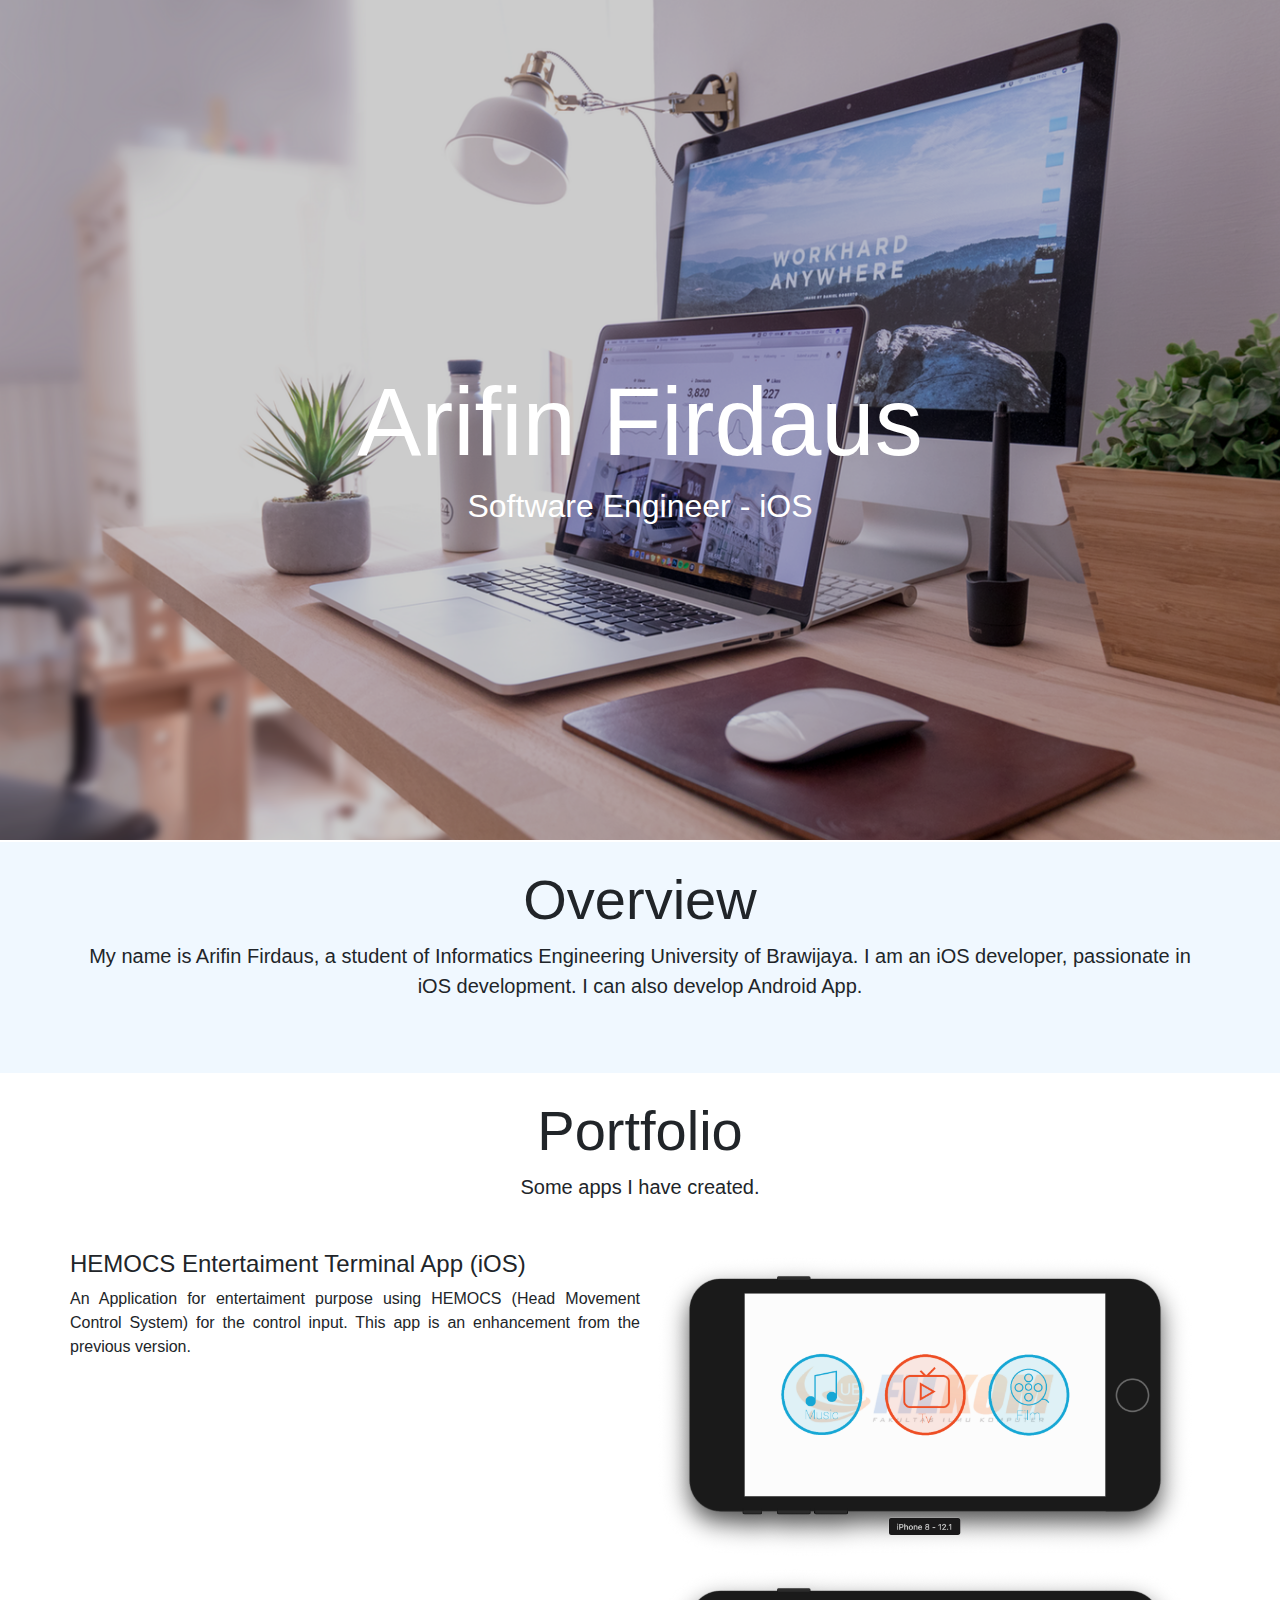
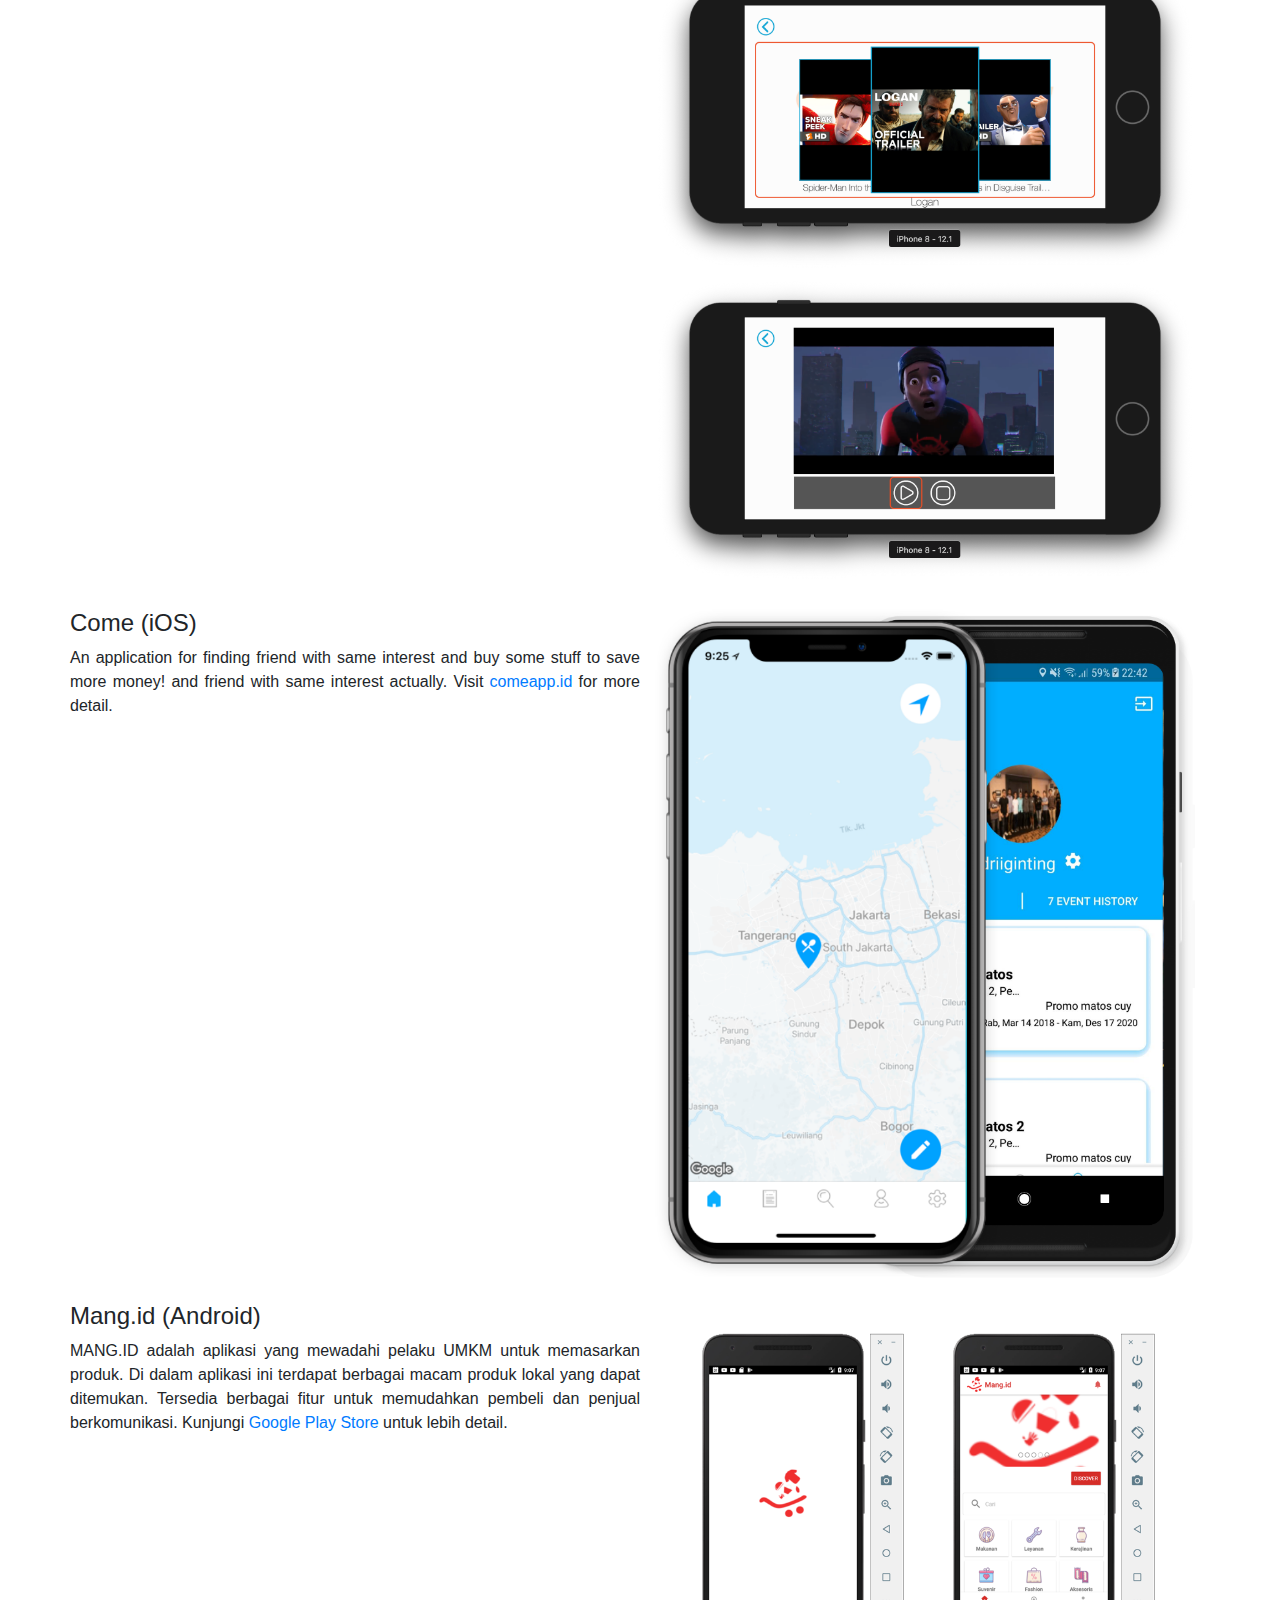
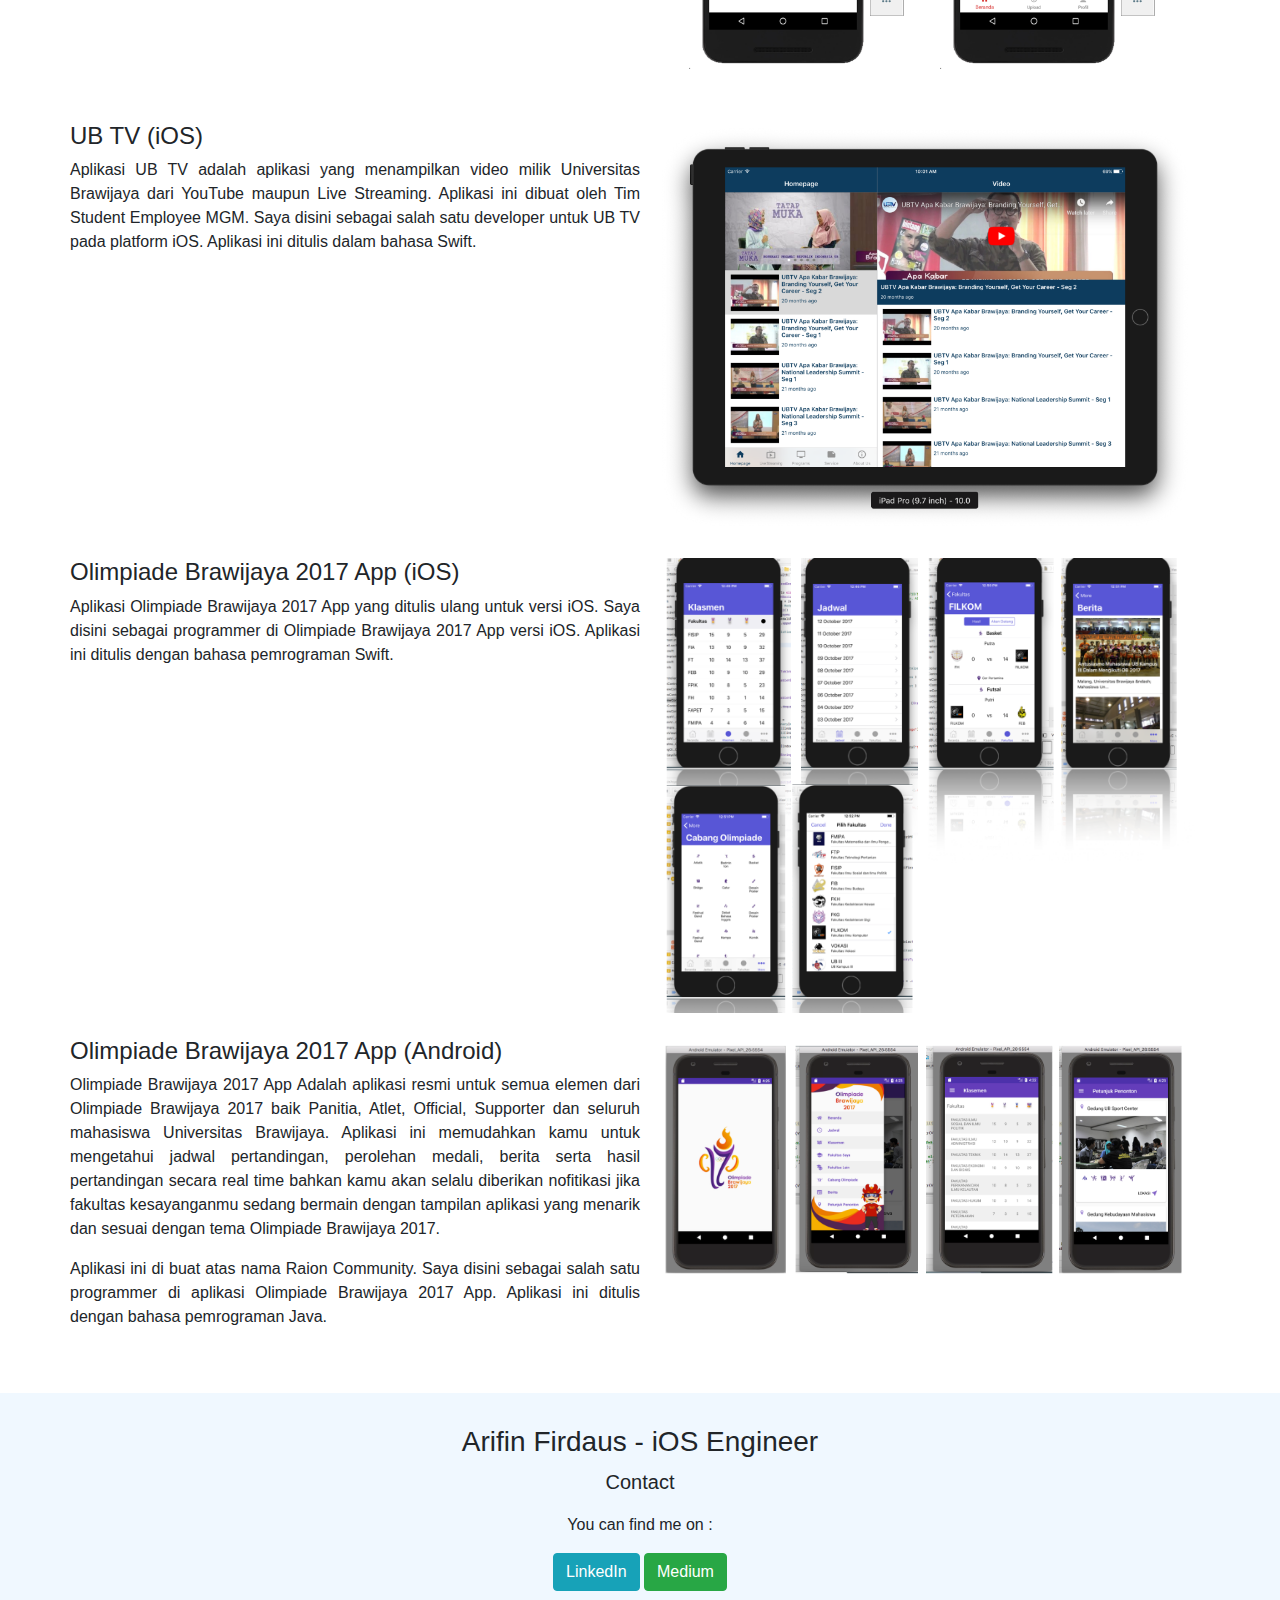
<file: arifinfrds-web-portfolio/index.html>
<!doctype html>
<html lang="en">

<head>
    <!-- Required meta tags -->
    <meta charset="utf-8">
    <meta name="viewport" content="width=device-width, initial-scale=1, shrink-to-fit=no">

    <!-- Bootstrap CSS -->
    <!-- <link rel="stylesheet" href="https://stackpath.bootstrapcdn.com/bootstrap/4.1.3/css/bootstrap.min.css" integrity="sha384-MCw98/SFnGE8fJT3GXwEOngsV7Zt27NXFoaoApmYm81iuXoPkFOJwJ8ERdknLPMO"
        crossorigin="anonymous"> -->

        
    <link rel="stylesheet" href="bootstrap.css" type="text/css">

    <link rel="stylesheet" href="style.css" type='text/css'>

    <title>Arifin Firdaus - Software Engineer - iOS</title>
</head>

<body>
    <div class="jumbotron jumbotron-fluid">
        <div class="container text-center">
            <h1 class="display-1">Arifin Firdaus</h1>
            <p class="h2">Software Engineer - iOS</p>
        </div>
    </div>


    <section id="section-overview">
        <div class="container text-center mb-5">
            <h1 class="display-4">Overview</h1>
            <p class="lead">My name is Arifin Firdaus, a student of Informatics Engineering University of Brawijaya. I
                am an
                iOS developer, passionate in iOS development. I can also develop Android App.</p>
        </div>
    </section>


    <section id="section_portfolio">
        <div class="container text-center mb-5">
            <h1 class="display-4">Portfolio</h1>
            <p class="lead text-center">Some apps I have created.</p>
        </div>

        <div class="container text-left">
            <div class="row mb-4 text-justify">
                <div class="col-md">
                    <div class="row">
                        <h4>HEMOCS Entertaiment Terminal App (iOS)</h4>
                    </div>
                    <div class="row">
                        <p>An Application for entertaiment purpose using HEMOCS (Head Movement Control System) for the
                            control input. This app is an enhancement from the previous version.</p>
                    </div>
                </div>
                <div class="col-md-6">
                    <div class="row">
                        <div class="col-md">
                            <img src="img/portfolio_hemocs_entertaiment_terminal_ios_1.png" alt="" class="img-fluid">
                        </div>
                    </div>
                    <div class="row">
                        <div class="col-md">
                            <img src="img/portfolio_hemocs_entertaiment_terminal_ios_2.png" alt="" class="img-fluid">
                        </div>
                    </div>
                    <div class="row">
                        <div class="col-md">
                            <img src="img/portfolio_hemocs_entertaiment_terminal_ios_3.png" alt="" class="img-fluid">
                        </div>
                    </div>
                </div>
            </div>

            <div class="row mb-4 text-justify">
                <div class="col-md">
                    <div class="row">
                        <h4>Come (iOS)</h4>
                    </div>
                    <div class="row">
                        <p>An application for finding friend with same interest and buy some stuff to save more money!
                            and
                            friend with same interest actually.
                            Visit <a href="https://comeapp.id"> comeapp.id </a> for more detail.</p>
                    </div>
                </div>
                <div class="col-md-6">
                    <img src="img/portfolio_come.png" alt="" class="img-fluid">
                </div>
            </div>

            <div class="row mb-4 text-justify">
                <div class="col-md">
                    <div class="row">
                        <h4>Mang.id (Android)</h4>
                    </div>
                    <div class="row">
                        <p>MANG.ID adalah aplikasi yang mewadahi pelaku UMKM untuk memasarkan produk. Di dalam aplikasi
                            ini
                            terdapat berbagai macam produk lokal yang dapat ditemukan. Tersedia berbagai fitur untuk
                            memudahkan
                            pembeli dan penjual berkomunikasi.
                            Kunjungi <a href="https://play.google.com/store/apps/details?id=mang.id">Google Play Store</a>
                            untuk
                            lebih detail.</p>
                    </div>
                </div>
                <div class="col-md-6">
                    <img src="img/portfolio_mang_id_android.png" alt="" class="img-fluid">
                </div>
            </div>

            <div class="row mb-4 text-justify">
                <div class="col-md">
                    <div class="row">
                        <h4>UB TV (iOS)</h4>
                    </div>
                    <div class="row">
                        <p>Aplikasi UB TV adalah aplikasi yang menampilkan video milik Universitas Brawijaya dari
                            YouTube
                            maupun
                            Live Streaming. Aplikasi ini dibuat oleh Tim Student Employee MGM. Saya disini sebagai
                            salah
                            satu
                            developer untuk UB TV pada platform iOS.
                            Aplikasi ini ditulis dalam bahasa Swift.</p>
                    </div>
                </div>
                <div class="col-md-6">
                    <img src="img/portfolio_ubtv_ios_2.png" alt="" class="img-fluid">
                </div>
            </div>

            <div class="row mb-4 text-justify">
                <div class="col-md">
                    <div class="row">
                        <h4>Olimpiade Brawijaya 2017 App (iOS)</h4>
                    </div>
                    <div class="row">
                        <p>Aplikasi Olimpiade Brawijaya 2017 App yang ditulis ulang untuk versi iOS. Saya disini
                            sebagai
                            programmer di Olimpiade Brawijaya 2017 App versi iOS. Aplikasi ini ditulis dengan bahasa
                            pemrograman
                            Swift.</p>
                    </div>
                </div>
                <div class="col-md">
                    <img src="img/portfolio_ob_ios.png" alt="" class="img-fluid">
                </div>
            </div>

            <div class="row mb-4 text-justify">
                <div class="col-md">
                    <div class="row">
                        <h4>Olimpiade Brawijaya 2017 App (Android)</h4>
                    </div>
                    <div class="row">
                        <p>Olimpiade Brawijaya 2017 App Adalah aplikasi resmi untuk semua elemen dari Olimpiade
                            Brawijaya
                            2017
                            baik Panitia, Atlet,
                            Official, Supporter dan seluruh mahasiswa Universitas Brawijaya. Aplikasi ini memudahkan
                            kamu
                            untuk
                            mengetahui
                            jadwal pertandingan, perolehan medali, berita serta hasil pertandingan secara real time
                            bahkan
                            kamu
                            akan
                            selalu diberikan nofitikasi jika fakultas kesayanganmu sedang bermain dengan tampilan
                            aplikasi
                            yang
                            menarik
                            dan sesuai dengan tema Olimpiade Brawijaya 2017.</p>

                        <p>Aplikasi ini di buat atas nama Raion Community. Saya disini sebagai salah satu programmer di
                            aplikasi Olimpiade Brawijaya
                            2017 App. Aplikasi ini ditulis dengan bahasa pemrograman Java.</p>
                    </div>
                </div>
                <div class="col-md">
                    <img src="img/portfolio_ob_android.png" alt="" class="img-fluid">
                </div>
            </div>
        </div>
    </section>

    <section id="section_footer">
        <div class="container text-center mb-5 mt-2">
            <h3>Arifin Firdaus - iOS Engineer</h3>
            <p class="lead">Contact</p>
            <p>You can find me on :</p>
            <a href="https://www.linkedin.com/in/arifinfrds" class="btn btn-info">LinkedIn</a>
            <a href="https://medium.com/@arifinfrds" class="btn btn-success">Medium</a>
        </div>
    </section>


    <!-- Optional JavaScript -->
    <!-- jQuery first, then Popper.js, then Bootstrap JS -->
    <script src="https://code.jquery.com/jquery-3.3.1.slim.min.js" integrity="sha384-q8i/X+965DzO0rT7abK41JStQIAqVgRVzpbzo5smXKp4YfRvH+8abtTE1Pi6jizo"
        crossorigin="anonymous"></script>
    <script src="https://cdnjs.cloudflare.com/ajax/libs/popper.js/1.14.3/umd/popper.min.js" integrity="sha384-ZMP7rVo3mIykV+2+9J3UJ46jBk0WLaUAdn689aCwoqbBJiSnjAK/l8WvCWPIPm49"
        crossorigin="anonymous"></script>
    <script src="https://stackpath.bootstrapcdn.com/bootstrap/4.1.3/js/bootstrap.min.js" integrity="sha384-ChfqqxuZUCnJSK3+MXmPNIyE6ZbWh2IMqE241rYiqJxyMiZ6OW/JmZQ5stwEULTy"
        crossorigin="anonymous"></script>
</body>

</html>
</file>
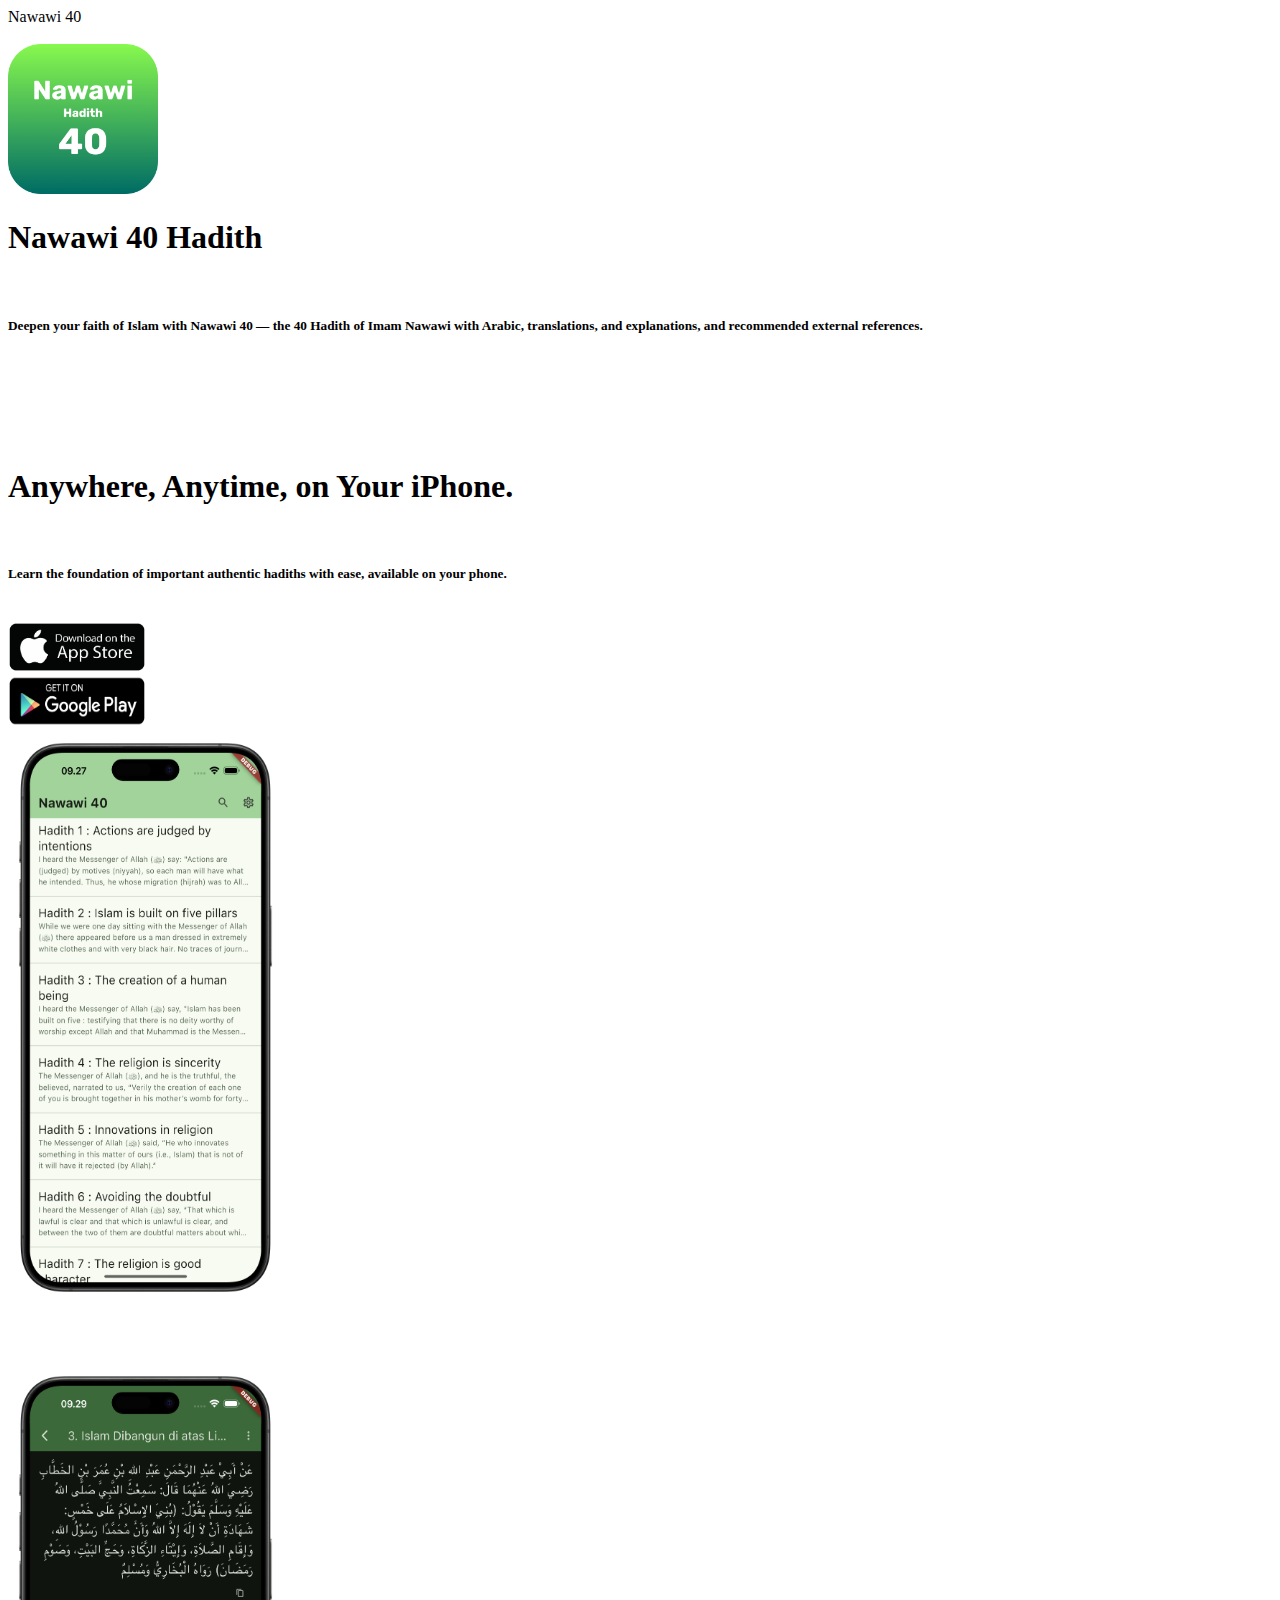
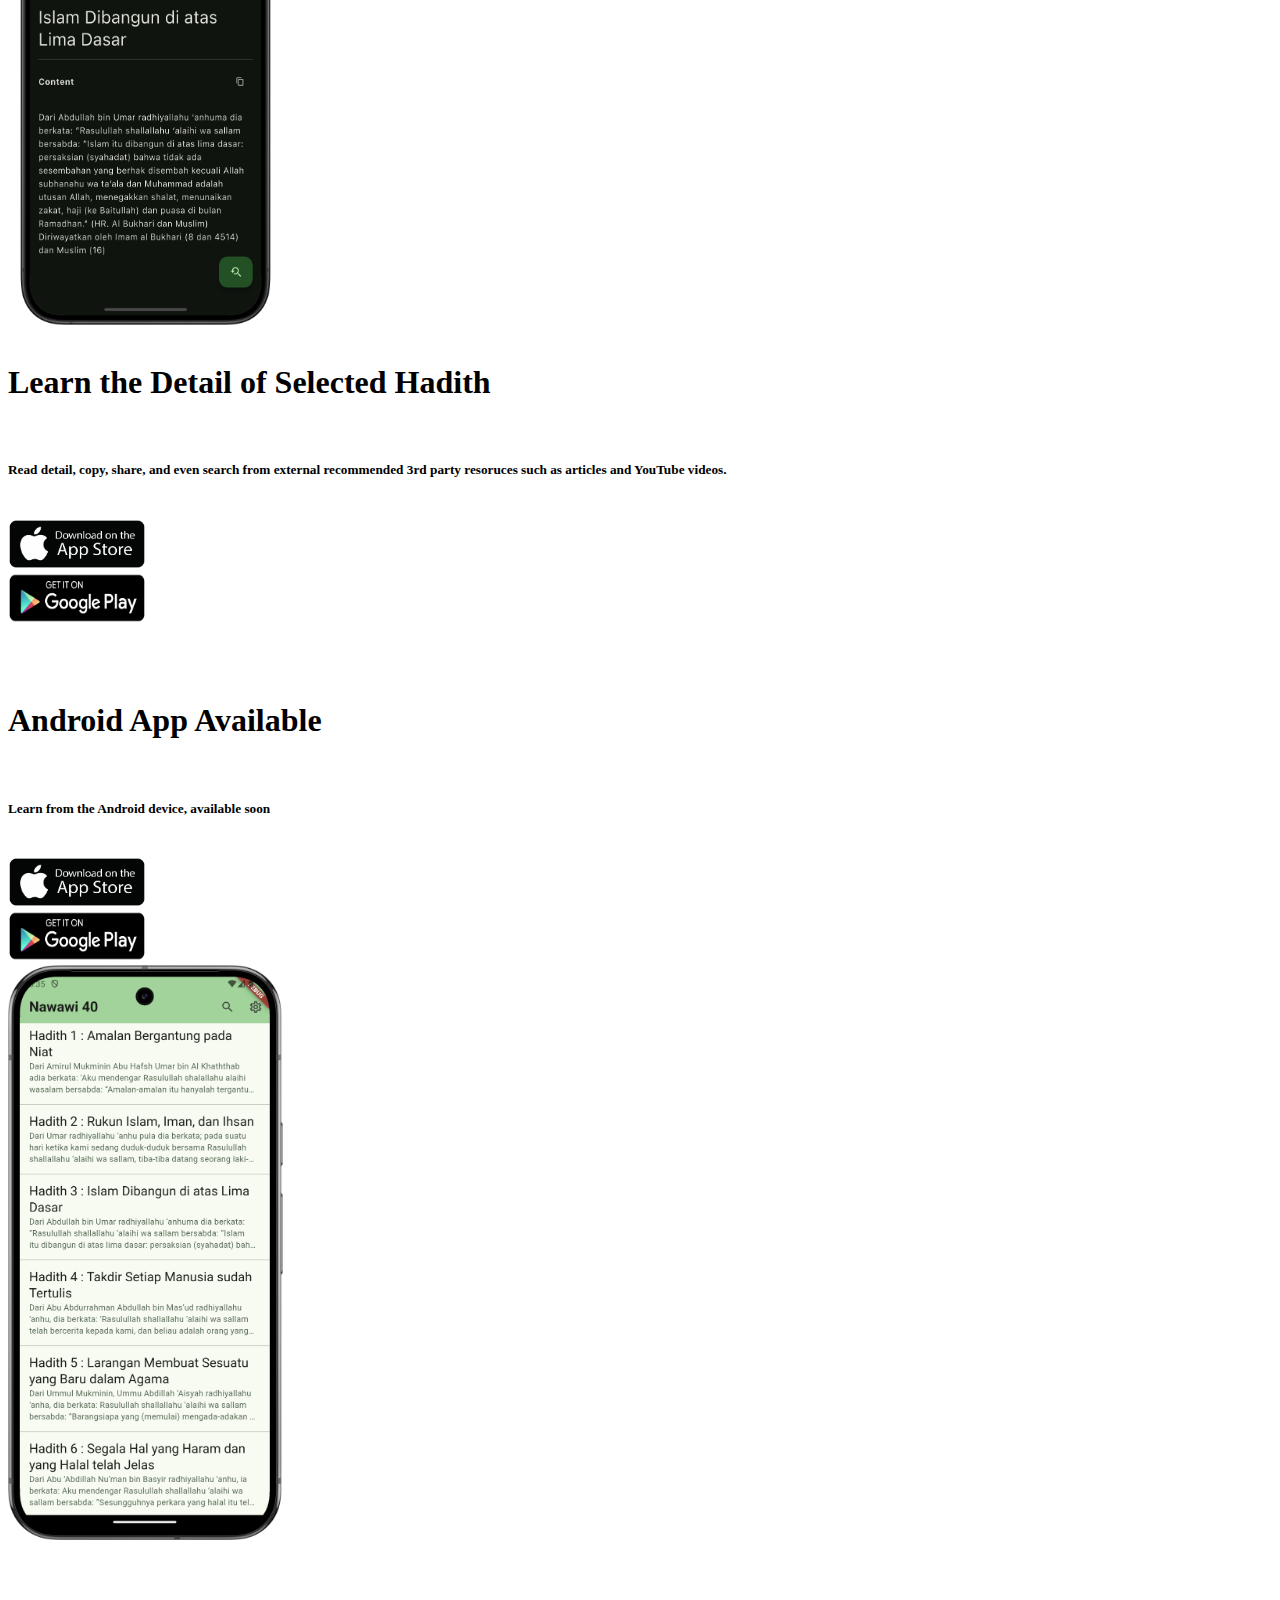
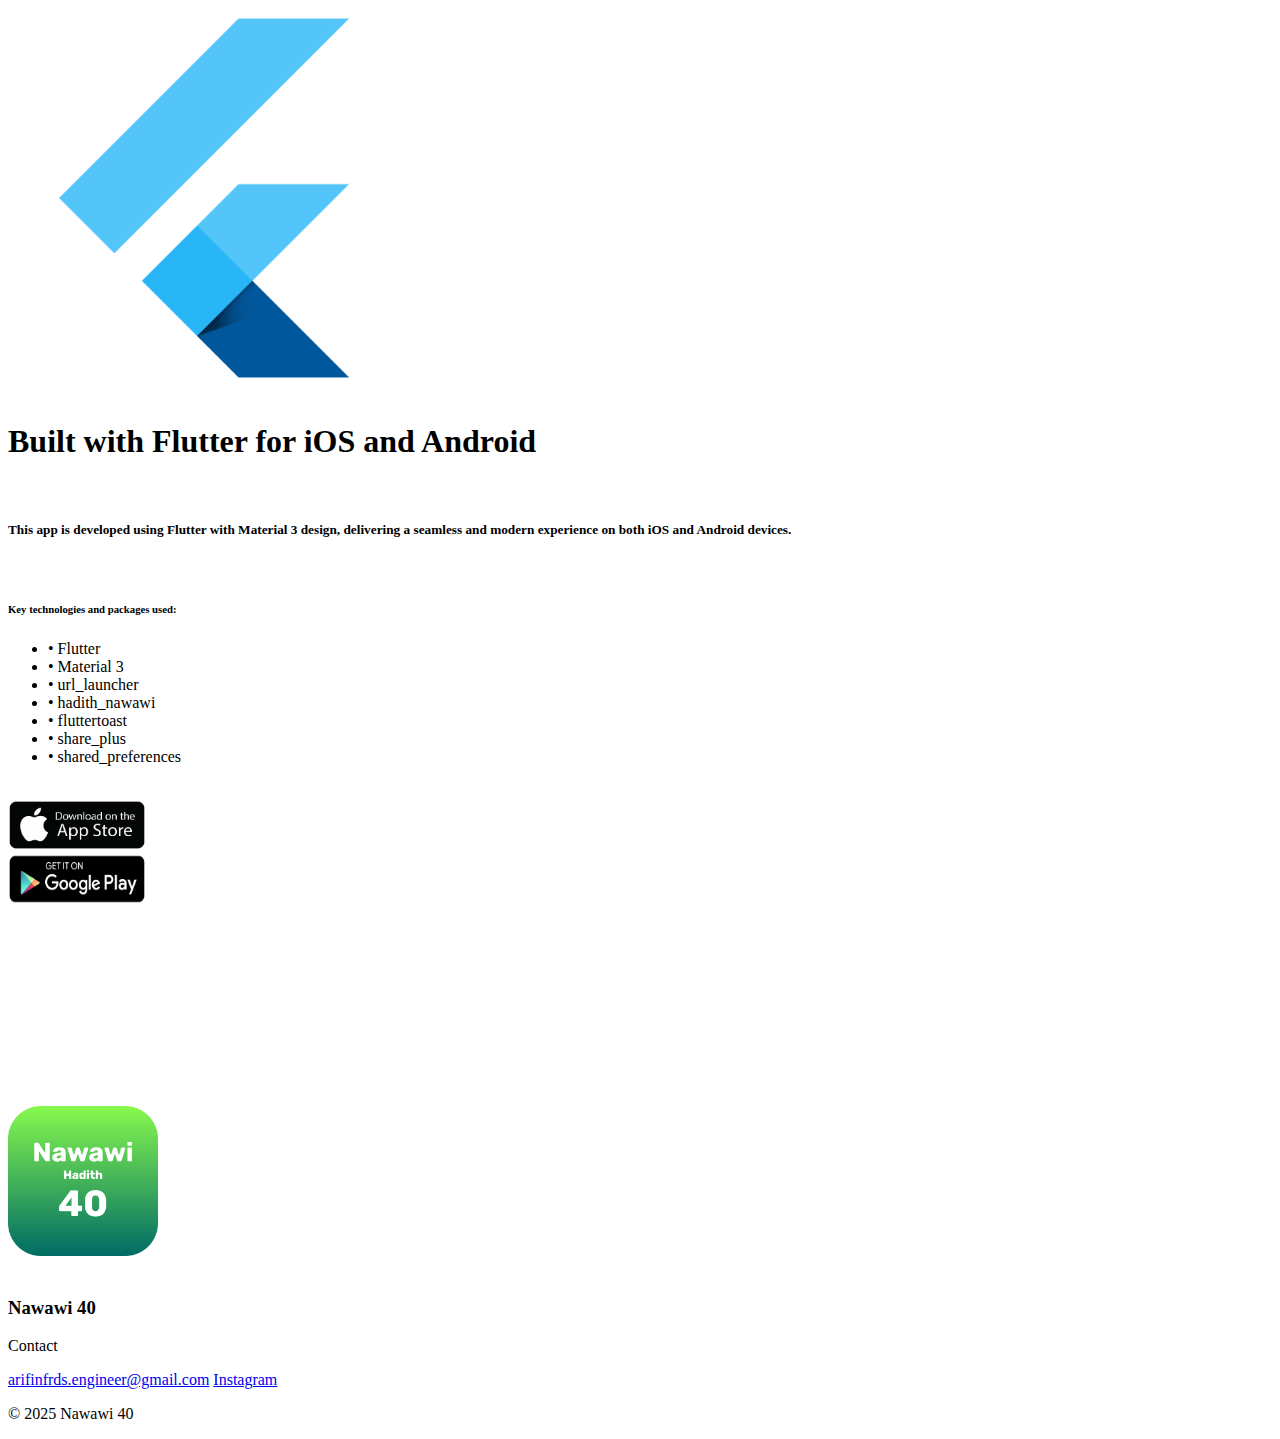
<file: my-apps/Nawawi-40/index.html>
<!doctype html>
<html lang="en">

<head>
    <meta charset="utf-8">
    <meta name="viewport" content="width=device-width, initial-scale=1">
    <title>Bootstrap demo</title>
    <link href="https://cdn.jsdelivr.net/npm/bootstrap@5.3.0-alpha1/dist/css/bootstrap.min.css" rel="stylesheet"
        integrity="sha384-GLhlTQ8iRABdZLl6O3oVMWSktQOp6b7In1Zl3/Jr59b6EGGoI1aFkw7cmDA6j6gD" crossorigin="anonymous">
    <link rel="stylesheet" href="style.css" type='text/css'>
</head>

<body>

    <script src="https://cdn.jsdelivr.net/npm/bootstrap@5.3.0-alpha1/dist/js/bootstrap.bundle.min.js"
        integrity="sha384-w76AqPfDkMBDXo30jS1Sgez6pr3x5MlQ1ZAGC+nuZB+EYdgRZgiwxhTBTkF7CXvN"
        crossorigin="anonymous"></script>

    <!-- As a heading -->
    <nav class="navbar bg-dark" data-bs-theme="dark">
        <div class="container-fluid">
            <span class="navbar-brand mb-0 h1">Nawawi 40</span>
        </div>
      </nav>

    <!-- MARK: - Footer -->
    <div class="text-bg-dark p-3">

        <div class="container text-center mb-5 mt-2">
            <br>
            <img src="ic_nawawi_40_app-rounded-corner-(for-portfolio-website).png" alt="" width="150" height="150">
            <br>
        </div>

        <div class="container text-center">
            <div class="row">

                <div class="col">
                    <h1>Nawawi 40 Hadith</h1>
                    <br>
                    <h5>Deepen your faith of Islam with Nawawi 40 — the 40 Hadith of Imam Nawawi with Arabic, translations, and explanations, and recommended external references.
                    </h5>
                    <div class="container center">
                        <div class="row">
                            <div class="col">
                            </div>
                            <div class="col">

                            </div>
                            <div class="col">
                            </div>
                        </div>
                    </div>
                </div>
            </div>
        </div>
        <br>
        <br>
    </div>

    <br>
    <br>
    <br>

    <div class="container text-center">
        <div class="row">

            <div class="col">
                <h1>Anywhere, Anytime, on Your iPhone.</h1>
                <br>
                <h5>Learn the foundation of important authentic hadiths with ease, available on your phone.</h5>
                <br>
                <div class="container center">
                    <div class="row">
                        <div class="col">
                        </div>
                        <div class="col">
                            <a href="https://apps.apple.com/id/app/quran-firdaus/id1669556184">
                                <img src="app-store-badge.png" class="rounded float-start" alt="..." width="138"
                                    height="50">
                            </a>
                        </div>
                        <div class="col">
                            <a href="https://play.google.com/store/apps/details?id=com.arifinfrds.quran_firdaus&pli=1">
                                <img src="google-play-badge.png" class="rounded float-start" alt="..." width="138"
                                    height="50">
                            </a>
                        </div>
                        <div class="col">
                        </div>
                    </div>
                </div>
            </div>

            <div class="col">
                <img src="ios-nawawi_40-portrait-1.png" alt="" width="275" height="575">
            </div>


        </div>
    </div>

    <br>
    <br>
    <br>

    <div class="container text-center">
        <div class="row">
            <div class="col">
                <img src="ios-portfolio_nawawi_40-portrait-2.png" alt="" width="275" height="575">
            </div>
            <div class="col">
                <h1>Learn the Detail of Selected Hadith</h1>
                <br>
                <h5>Read detail, copy, share, and even search from external recommended 3rd party resoruces such as articles and YouTube videos.</h5>
                <br>
                <div class="container center">
                    <div class="row">
                        <div class="col">
                        </div>
                        <div class="col">
                            <a href="https://apps.apple.com/id/app/quran-firdaus/id1669556184">
                                <img src="app-store-badge.png" class="rounded float-start" alt="..." width="138"
                                    height="50">
                            </a>
                        </div>
                        <div class="col">
                            <a href="https://play.google.com/store/apps/details?id=com.arifinfrds.quran_firdaus&pli=1">
                                <img src="google-play-badge.png" class="rounded float-start" alt="..." width="138"
                                    height="50">
                            </a>
                        </div>
                        <div class="col">
                        </div>
                    </div>
                </div>
            </div>
        </div>
    </div>

    <br>
    <br>
    <br>

    <div class="container text-center">
        <div class="row">
            
            <div class="col">
                <h1>Android App Available</h1>
                <br>
                <h5>Learn from the Android device, available soon</h5>
                <br>
                <div class="container center">
                    <div class="row">
                        <div class="col">
                        </div>
                        <div class="col">
                            <a href="https://apps.apple.com/id/app/quran-firdaus/id1669556184">
                                <img src="app-store-badge.png" class="rounded float-start" alt="..." width="138"
                                    height="50">
                            </a>
                        </div>
                        <div class="col">
                            <a href="https://play.google.com/store/apps/details?id=com.arifinfrds.quran_firdaus&pli=1">
                                <img src="google-play-badge.png" class="rounded float-start" alt="..." width="138"
                                    height="50">
                            </a>
                        </div>
                        <div class="col">
                        </div>
                    </div>
                </div>
            </div>

            <div class="col">
                <img src="android-nawawi_40-portrait-1.png" alt="" width="275" height="575">
            </div>
        </div>
    </div>

    <br>
    <br>
    <br>

    <div class="container text-center">
    <div class="row">
        <div class="col">
            <img src="ic_technology-flutter_logo.png" alt="Flutter Logo" width="400">
        </div>
        <div class="col">
            <h1>Built with Flutter for iOS and Android</h1>
            <br>
            <h5>This app is developed using Flutter with Material 3 design, delivering a seamless and modern experience on both iOS and Android devices.</h5>
            <br>
            <h6>Key technologies and packages used:</h6>
            <ul class="list-unstyled">
                <li>• Flutter</li>
                <li>• Material 3</li>
                <li>• url_launcher</li>
                <li>• hadith_nawawi</li>
                <li>• fluttertoast</li>
                <li>• share_plus</li>
                <li>• shared_preferences</li>
            </ul>
            <br>
            <div class="container center">
                <div class="row">
                    <div class="col"></div>
                    <div class="col">
                        <a href="https://apps.apple.com/id/app/quran-firdaus/id1669556184">
                            <img src="app-store-badge.png" class="rounded float-start" alt="Download on the App Store" width="138" height="50">
                        </a>
                    </div>
                    <div class="col">
                        <a href="https://play.google.com/store/apps/details?id=com.arifinfrds.quran_firdaus&pli=1">
                            <img src="google-play-badge.png" class="rounded float-start" alt="Get it on Google Play" width="138" height="50">
                        </a>
                    </div>
                    <div class="col"></div>
                </div>
            </div>
        </div>
    </div>
</div>

<br><br><br>

    
</div>

<br><br><br>

    <br>
    <br>
    <br>

    <!-- MARK: - Footer -->
    <div class="text-bg-dark p-3">

        <div class="container text-center mb-5 mt-2">
            <br>
            <br>
            <img src="ic_nawawi_40_app-rounded-corner-(for-portfolio-website).png" alt="" width="150" height="150">
            <br>
            <br>
            <h3>Nawawi 40</h3>
            <p class="lead">Contact</p>
            <a href="mailto: arifinfrds.engineer@gmail.com" class="btn btn-success">arifinfrds.engineer@gmail.com</a>
            <a href="https://www.instagram.com/arifinfrds" class="btn btn-danger" target="_blank" rel="noopener noreferrer">Instagram</a>
        </div>

        <div class="container text-center mb-5 mt-2">
            <p>© 2025 Nawawi 40</p>
        </div>
    </div>



</body>

</html>
</file>
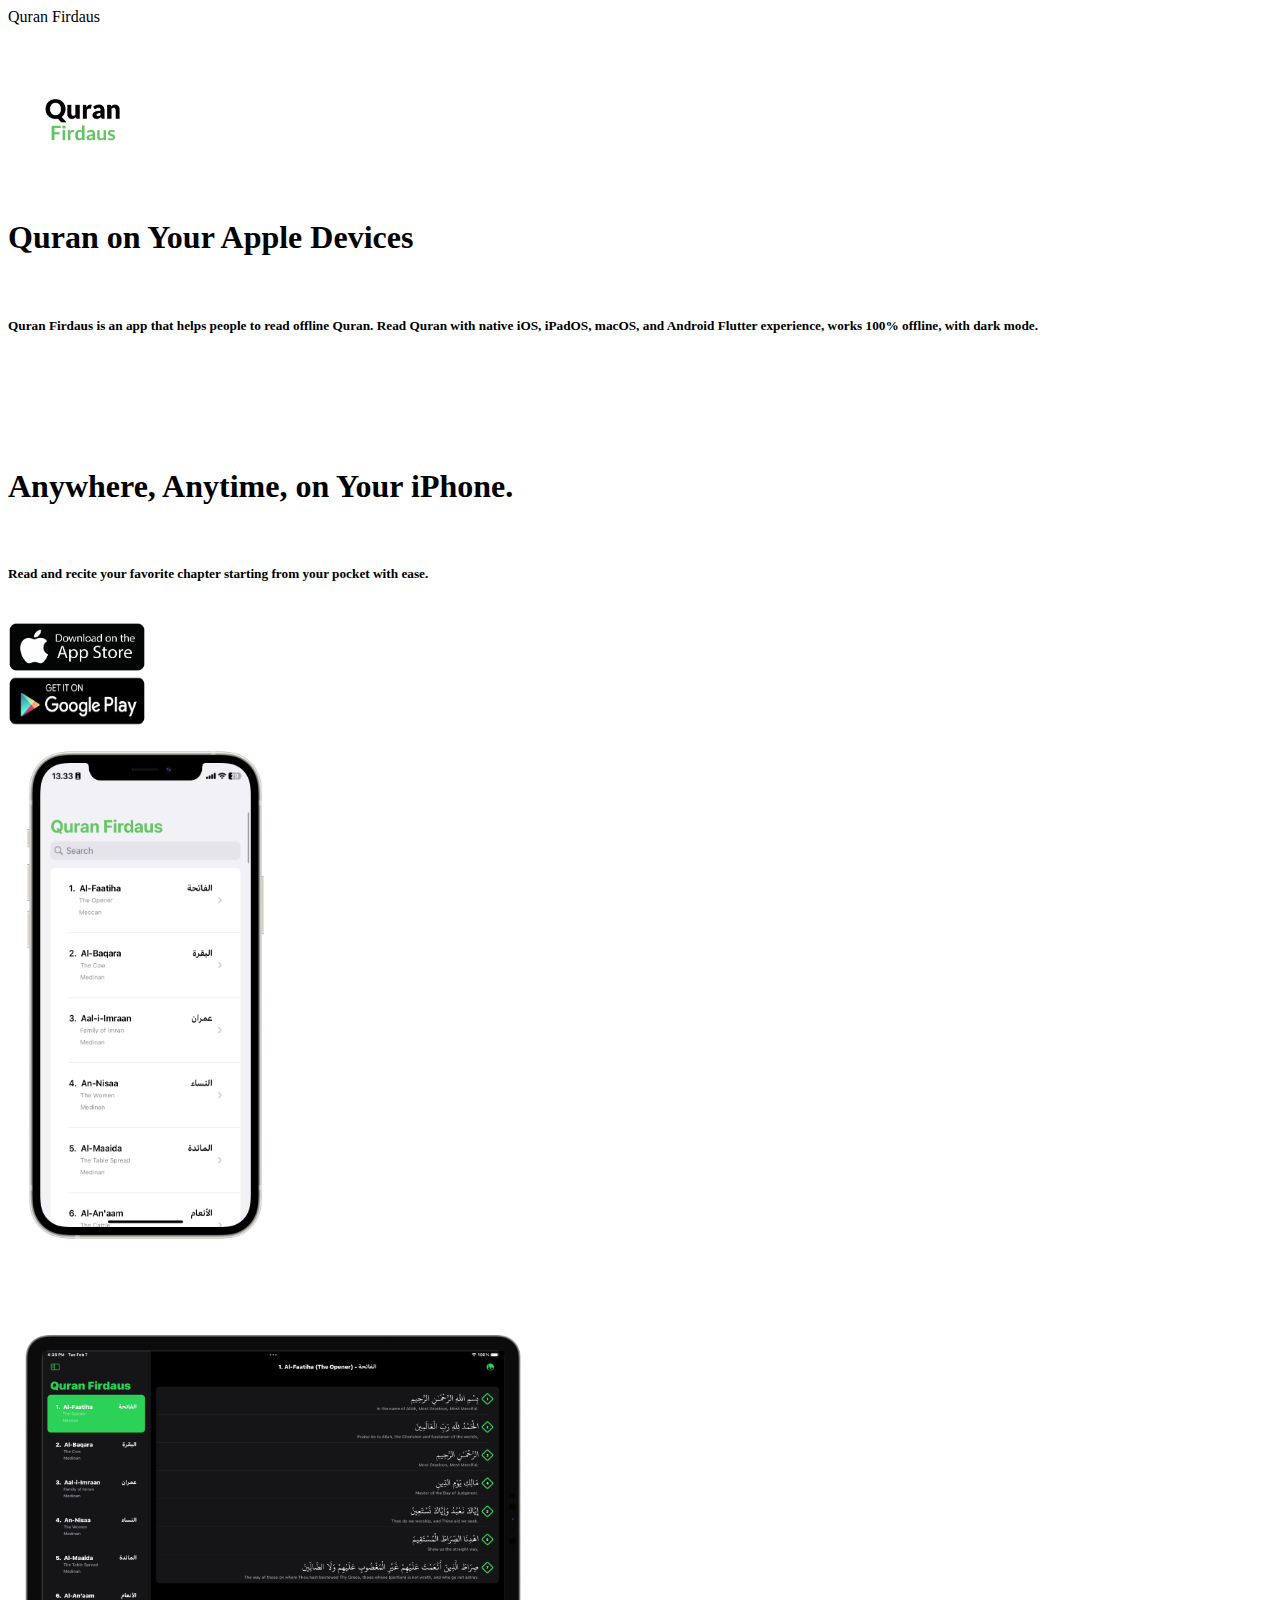
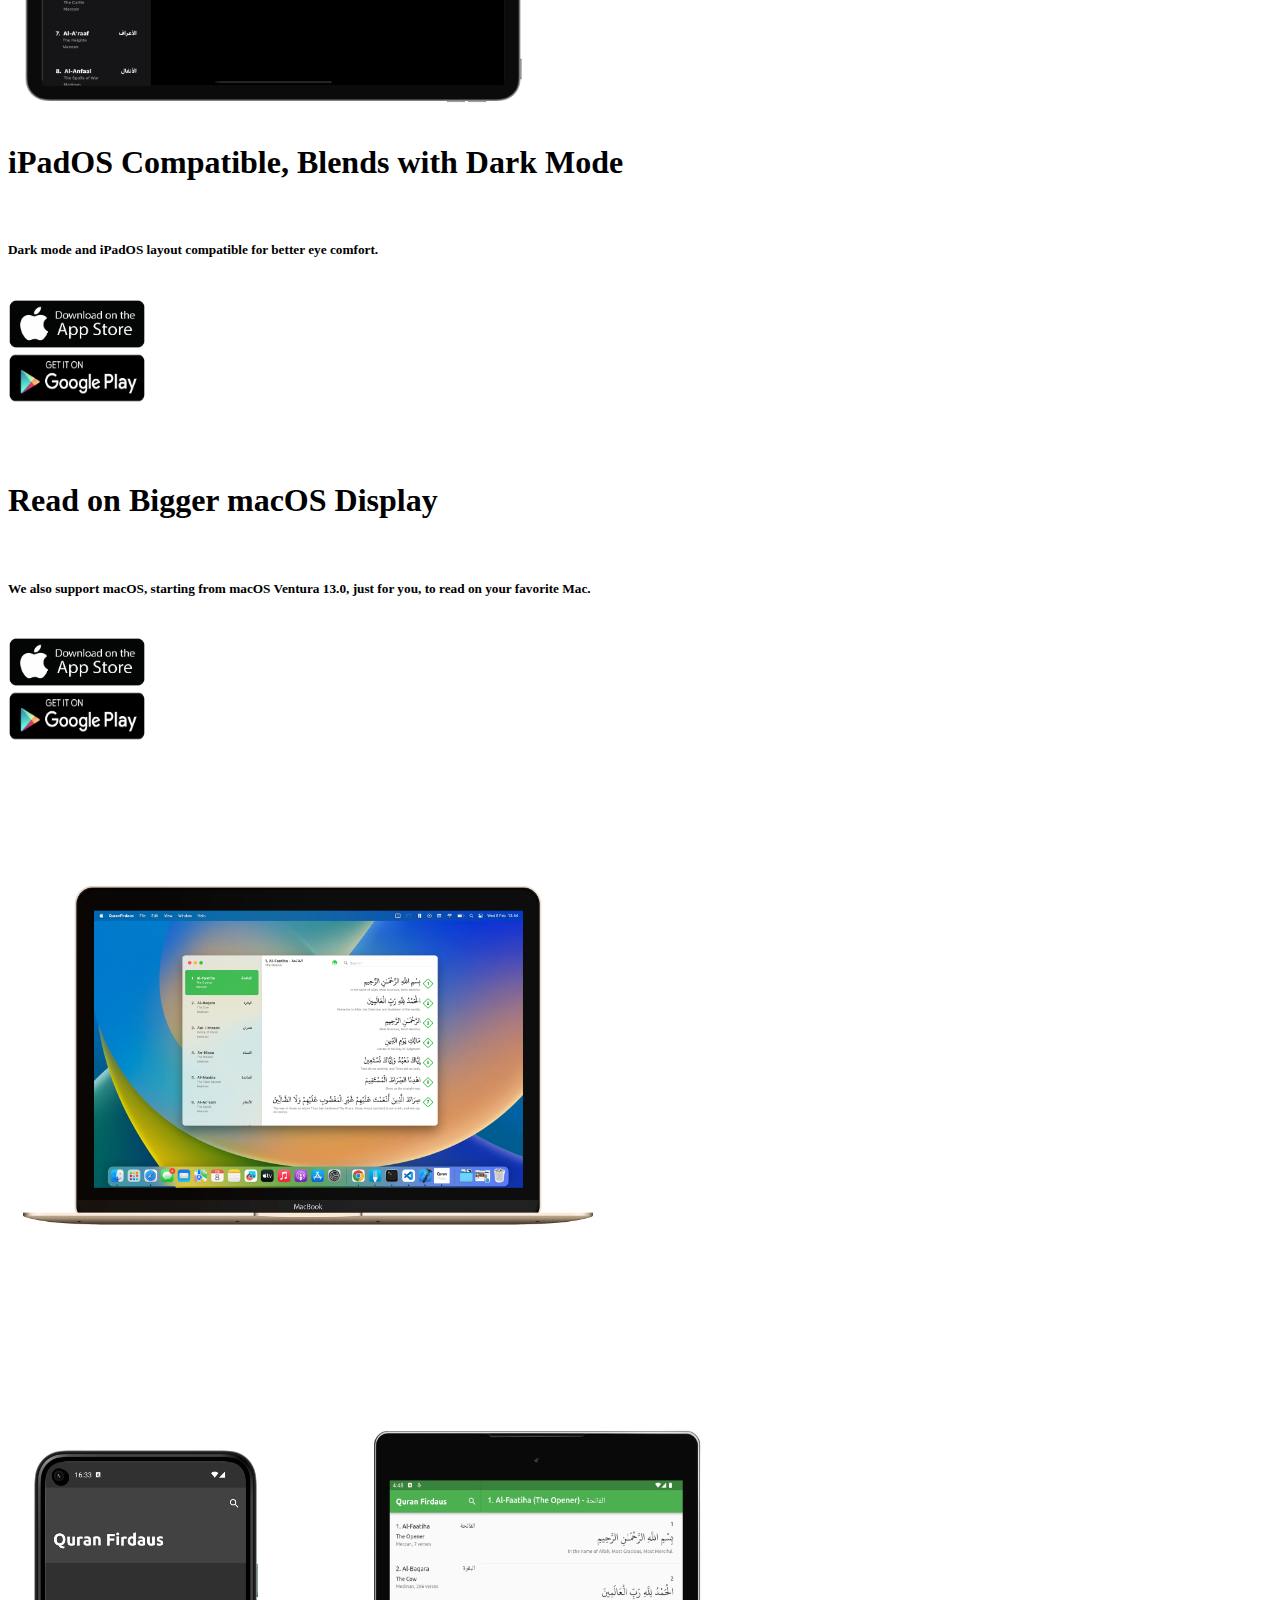
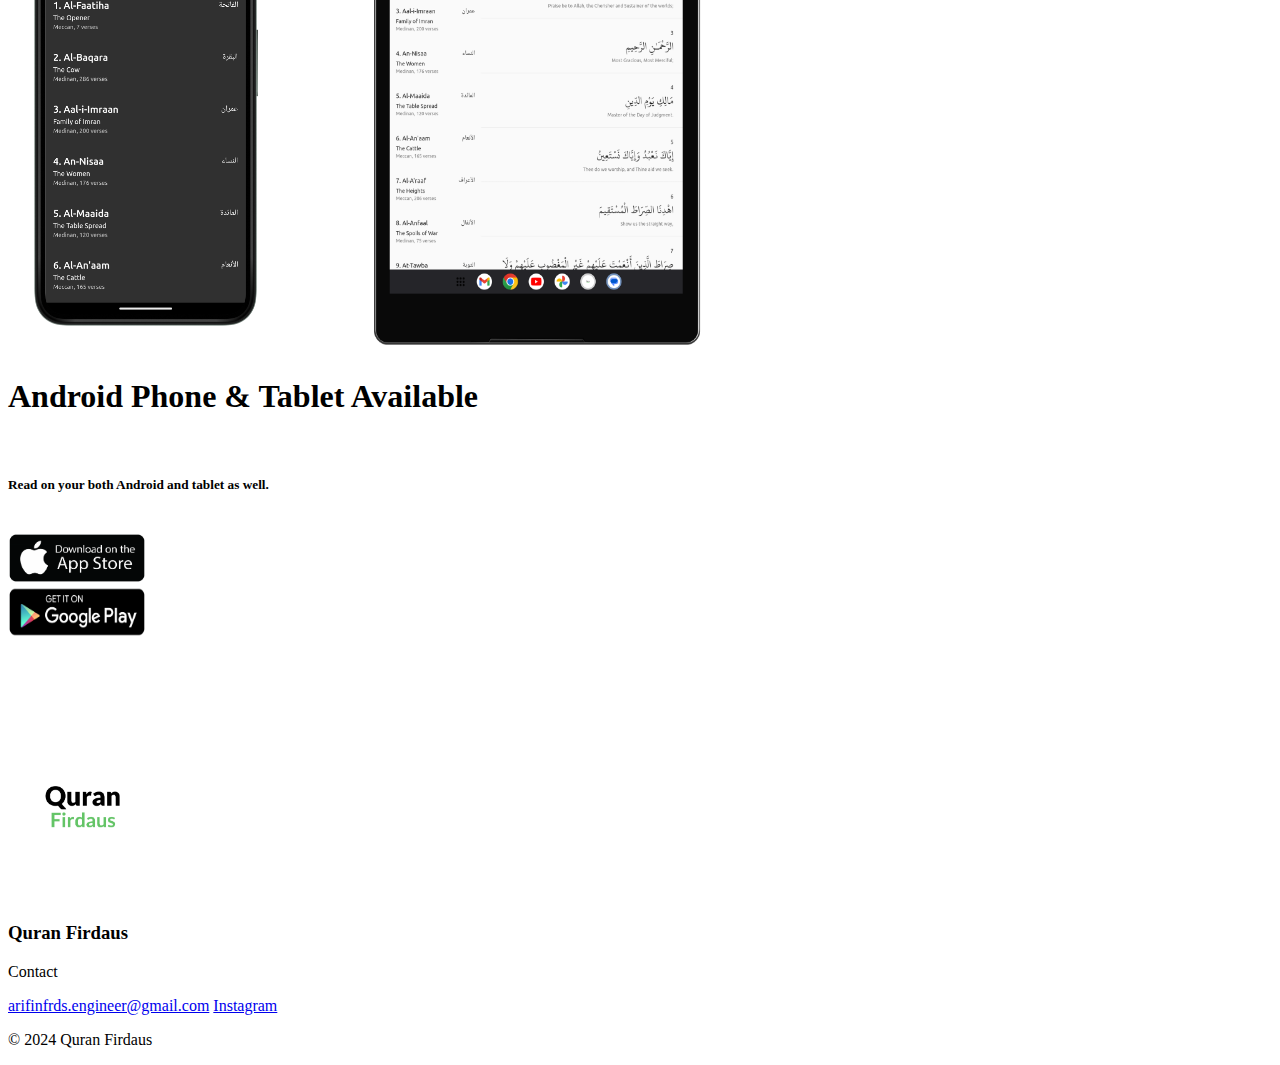
<file: my-apps/QuranFirdaus-landing-page/index.html>
<!doctype html>
<html lang="en">

<head>
    <meta charset="utf-8">
    <meta name="viewport" content="width=device-width, initial-scale=1">
    <title>Bootstrap demo</title>
    <link href="https://cdn.jsdelivr.net/npm/bootstrap@5.3.0-alpha1/dist/css/bootstrap.min.css" rel="stylesheet"
        integrity="sha384-GLhlTQ8iRABdZLl6O3oVMWSktQOp6b7In1Zl3/Jr59b6EGGoI1aFkw7cmDA6j6gD" crossorigin="anonymous">
    <link rel="stylesheet" href="style.css" type='text/css'>
</head>

<body>

    <script src="https://cdn.jsdelivr.net/npm/bootstrap@5.3.0-alpha1/dist/js/bootstrap.bundle.min.js"
        integrity="sha384-w76AqPfDkMBDXo30jS1Sgez6pr3x5MlQ1ZAGC+nuZB+EYdgRZgiwxhTBTkF7CXvN"
        crossorigin="anonymous"></script>

    <!-- As a heading -->
    <nav class="navbar bg-dark" data-bs-theme="dark">
        <div class="container-fluid">
            <span class="navbar-brand mb-0 h1">Quran Firdaus</span>
        </div>
      </nav>

    <!-- MARK: - Footer -->
    <div class="text-bg-dark p-3">

        <div class="container text-center mb-5 mt-2">
            <br>
            <img src="Quran Firdaus App Logo V2 rounded corner.png" alt="" width="150" height="150">
            <br>
        </div>

        <div class="container text-center">
            <div class="row">

                <div class="col">
                    <h1>Quran on Your Apple Devices</h1>
                    <br>
                    <h5>Quran Firdaus is an app that helps people to read offline Quran. Read Quran with native iOS, iPadOS, macOS, and Android Flutter experience, works 100% offline, with dark mode.
                    </h5>
                    <div class="container center">
                        <div class="row">
                            <div class="col">
                            </div>
                            <div class="col">

                            </div>
                            <div class="col">
                            </div>
                        </div>
                    </div>
                </div>
            </div>
        </div>
        <br>
        <br>
    </div>

    <br>
    <br>
    <br>

    <div class="container text-center">
        <div class="row">

            <div class="col">
                <h1>Anywhere, Anytime, on Your iPhone.</h1>
                <br>
                <h5>Read and recite your favorite chapter starting from your pocket with ease.</h5>
                <br>
                <div class="container center">
                    <div class="row">
                        <div class="col">
                        </div>
                        <div class="col">
                            <a href="https://apps.apple.com/id/app/quran-firdaus/id1669556184">
                                <img src="app-store-badge.png" class="rounded float-start" alt="..." width="138"
                                    height="50">
                            </a>
                        </div>
                        <div class="col">
                            <a href="https://play.google.com/store/apps/details?id=com.arifinfrds.quran_firdaus&pli=1">
                                <img src="google-play-badge.png" class="rounded float-start" alt="..." width="138"
                                    height="50">
                            </a>
                        </div>
                        <div class="col">
                        </div>
                    </div>
                </div>
            </div>

            <div class="col">
                <img src="iphone-light-master.png" alt="" width="275" height="530">
            </div>


        </div>
    </div>

    <br>
    <br>
    <br>

    <div class="container text-center">
        <div class="row">
            <div class="col">
                <img src="ipad-dark-master-detail.png" alt="" width="530" height="400">
            </div>
            <div class="col">
                <h1>iPadOS Compatible, Blends with Dark Mode</h1>
                <br>
                <h5>Dark mode and iPadOS layout compatible for better eye comfort.</h5>
                <br>
                <div class="container center">
                    <div class="row">
                        <div class="col">
                        </div>
                        <div class="col">
                            <a href="https://apps.apple.com/id/app/quran-firdaus/id1669556184">
                                <img src="app-store-badge.png" class="rounded float-start" alt="..." width="138"
                                    height="50">
                            </a>
                        </div>
                        <div class="col">
                            <a href="https://play.google.com/store/apps/details?id=com.arifinfrds.quran_firdaus&pli=1">
                                <img src="google-play-badge.png" class="rounded float-start" alt="..." width="138"
                                    height="50">
                            </a>
                        </div>
                        <div class="col">
                        </div>
                    </div>
                </div>
            </div>
        </div>
    </div>

    <br>
    <br>
    <br>

    <div class="container text-center">
        <div class="row">

            <div class="col">
                <h1>Read on Bigger macOS Display</h1>
                <br>
                <h5>We also support macOS, starting from macOS Ventura 13.0, just for you, to read on your favorite Mac.
                </h5>
                <br>
                <div class="container center">
                    <div class="row">
                        <div class="col">
                        </div>
                        <div class="col">
                            <a href="https://apps.apple.com/id/app/quran-firdaus/id1669556184">
                                <img src="app-store-badge.png" class="rounded float-start" alt="..." width="138"
                                    height="50">
                            </a>
                        </div>
                        <div class="col">
                            <a href="https://play.google.com/store/apps/details?id=com.arifinfrds.quran_firdaus&pli=1">
                                <img src="google-play-badge.png" class="rounded float-start" alt="..." width="138"
                                    height="50">
                            </a>
                        </div>
                        <div class="col">
                        </div>
                    </div>
                </div>
            </div>

            <div class="col">
                <img src="macos-light-master-detail.png" alt="" width="600" height="620">
            </div>


        </div>
    </div>

    <br>
    <br>
    <br>

    <div class="container text-center">
        <div class="row">
            <div class="col">
                <img src="android-dark-master.png" alt="" width="275" height="530">
                <img src="android-light-master-detail.png" alt="" width="500" height="530">
            </div>
            <div class="col">
                <h1>Android Phone & Tablet Available</h1>
                <br>
                <h5>Read on your both Android and tablet as well.</h5>
                <br>
                <div class="container center">
                    <div class="row">
                        <div class="col">
                        </div>
                        <div class="col">
                            <a href="https://apps.apple.com/id/app/quran-firdaus/id1669556184">
                                <img src="app-store-badge.png" class="rounded float-start" alt="..." width="138"
                                    height="50">
                            </a>
                        </div>
                        <div class="col">
                            <a href="https://play.google.com/store/apps/details?id=com.arifinfrds.quran_firdaus&pli=1">
                                <img src="google-play-badge.png" class="rounded float-start" alt="..." width="138"
                                    height="50">
                            </a>
                        </div>
                        <div class="col">
                        </div>
                    </div>
                </div>
            </div>
        </div>
    </div>

    <br>
    <br>
    <br>

    <!-- MARK: - Footer -->
    <div class="text-bg-dark p-3">

        <div class="container text-center mb-5 mt-2">
            <br>
            <br>
            <img src="Quran Firdaus App Logo V2 rounded corner.png" alt="" width="150" height="150">
            <br>
            <br>
            <h3>Quran Firdaus</h3>
            <p class="lead">Contact</p>
            <a href="mailto: arifinfrds.engineer@gmail.com" class="btn btn-success">arifinfrds.engineer@gmail.com</a>
            <a href="Instagram" class="btn btn-danger">Instagram</a>
        </div>

        <div class="container text-center mb-5 mt-2">
            <p>© 2024 Quran Firdaus</p>
        </div>
    </div>



</body>

</html>
</file>
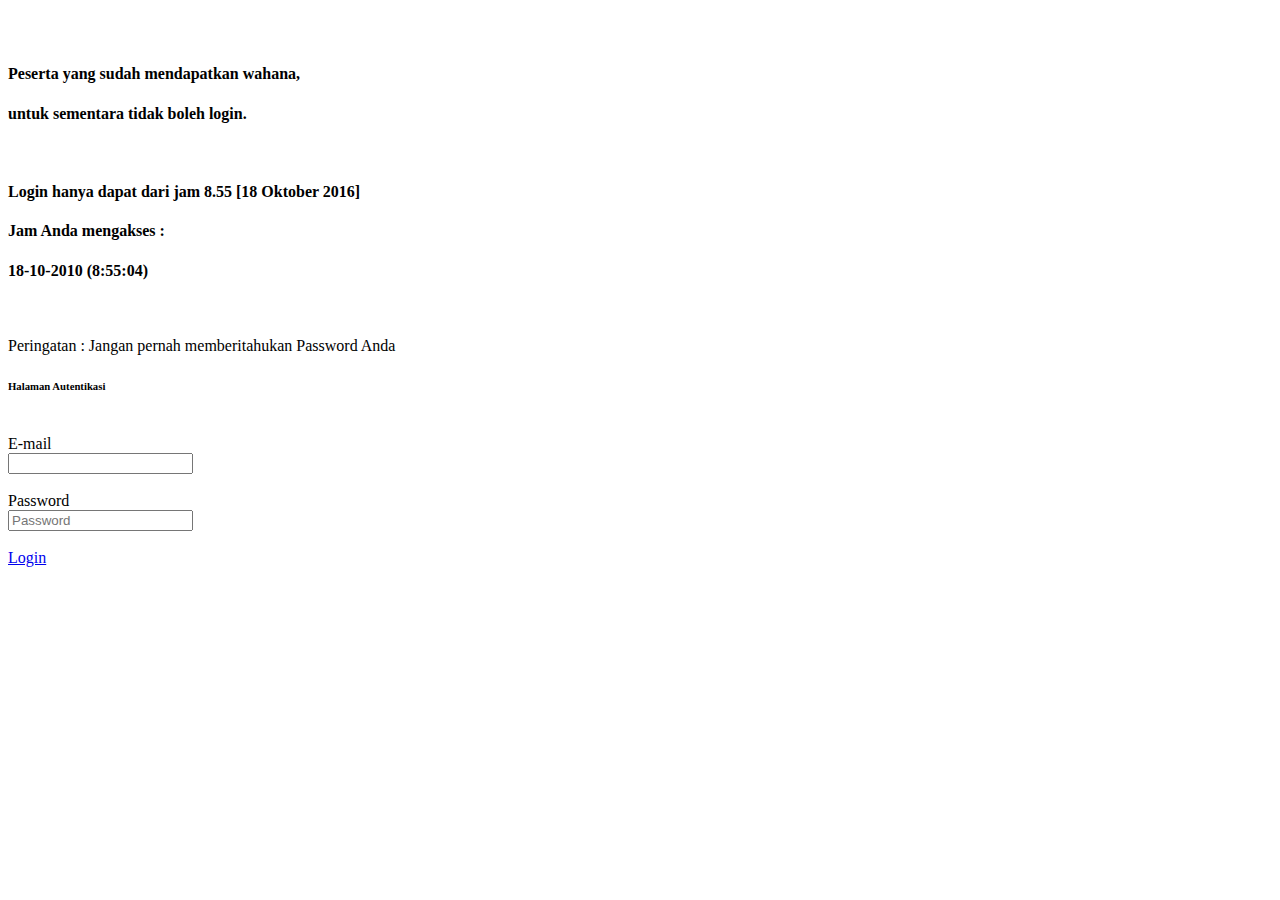
<file: simulasi/internship.kemkes.go.id/index.html>
<!doctype html>
<html lang="en">

<head>
    <!-- Required meta tags -->
    <meta charset="utf-8">
    <meta name="viewport" content="width=device-width, initial-scale=1">

    <!-- Bootstrap CSS -->
    <link href="https://cdn.jsdelivr.net/npm/bootstrap@5.1.3/dist/css/bootstrap.min.css" rel="stylesheet"
        integrity="sha384-1BmE4kWBq78iYhFldvKuhfTAU6auU8tT94WrHftjDbrCEXSU1oBoqyl2QvZ6jIW3" crossorigin="anonymous">

    <title>Simulasi</title>
</head>

<body>
    <!-- Optional JavaScript; choose one of the two! -->

    <!-- Option 1: Bootstrap Bundle with Popper -->
    <script src="https://cdn.jsdelivr.net/npm/bootstrap@5.1.3/dist/js/bootstrap.bundle.min.js"
        integrity="sha384-ka7Sk0Gln4gmtz2MlQnikT1wXgYsOg+OMhuP+IlRH9sENBO0LRn5q+8nbTov4+1p"
        crossorigin="anonymous"></script>

    <!-- Option 2: Separate Popper and Bootstrap JS -->
    <!--
    <script src="https://cdn.jsdelivr.net/npm/@popperjs/core@2.10.2/dist/umd/popper.min.js" integrity="sha384-7+zCNj/IqJ95wo16oMtfsKbZ9ccEh31eOz1HGyDuCQ6wgnyJNSYdrPa03rtR1zdB" crossorigin="anonymous"></script>
    <script src="https://cdn.jsdelivr.net/npm/bootstrap@5.1.3/dist/js/bootstrap.min.js" integrity="sha384-QJHtvGhmr9XOIpI6YVutG+2QOK9T+ZnN4kzFN1RtK3zEFEIsxhlmWl5/YESvpZ13" crossorigin="anonymous"></script>
    -->

    <br>
    <br>

    <h4 class="text-center text-primary">Peserta yang sudah mendapatkan wahana,</h4>
    <h4 class="text-center text-primary">untuk sementara tidak boleh login.</h4>

    <br>

    <h4 class="text-center text-primary">Login hanya dapat dari jam 8.55 [18 Oktober 2016]</h4>
    <h4 class="text-center text-danger">Jam Anda mengakses : </h4>
    <h4 class="text-center text-danger">18-10-2010 (8:55:04)</h4>

    <br>
    <br>

    <div class="container">
        <div class="row">
            <div class="col">
            </div>
            <div class="col">

                <div class="alert alert-primary" role="alert">
                    Peringatan : Jangan pernah memberitahukan Password Anda
                </div>

                <h6 class="text-leading">Halaman Autentikasi</h6>

                <form>

                    <div class="container">

                        <br>
                        <div class="form-group row">
                            <label for="inputPassword" class="col-sm-3 col-form-label">E-mail</label>
                            <div class="col-sm-9">
                                <input type="email" class="form-control" id="exampleInputEmail1"
                                    aria-describedby="emailHelp">
                            </div>
                        </div>

                        <br>

                        <div class="form-group row">
                            <label for="inputPassword" class="col-sm-3 col-form-label">Password</label>
                            <div class="col-sm-9">
                                <input type="password" class="form-control" id="inputPassword" placeholder="Password">
                            </div>
                        </div>

                        <br>

                        <div class="container">
                            <div class="row">
                                <div class="col">
                                </div>
                                <div class="col">
                                </div>
                                <div class="col-3 text-right">
                                    <a class="btn btn-primary" href="table.html" role="button">Login</a>
                                </div>
                            </div>
                        </div>
                    </div>

                </form>

            </div>
            <div class="col">
            </div>
        </div>
    </div>

</body>

</html>
</file>
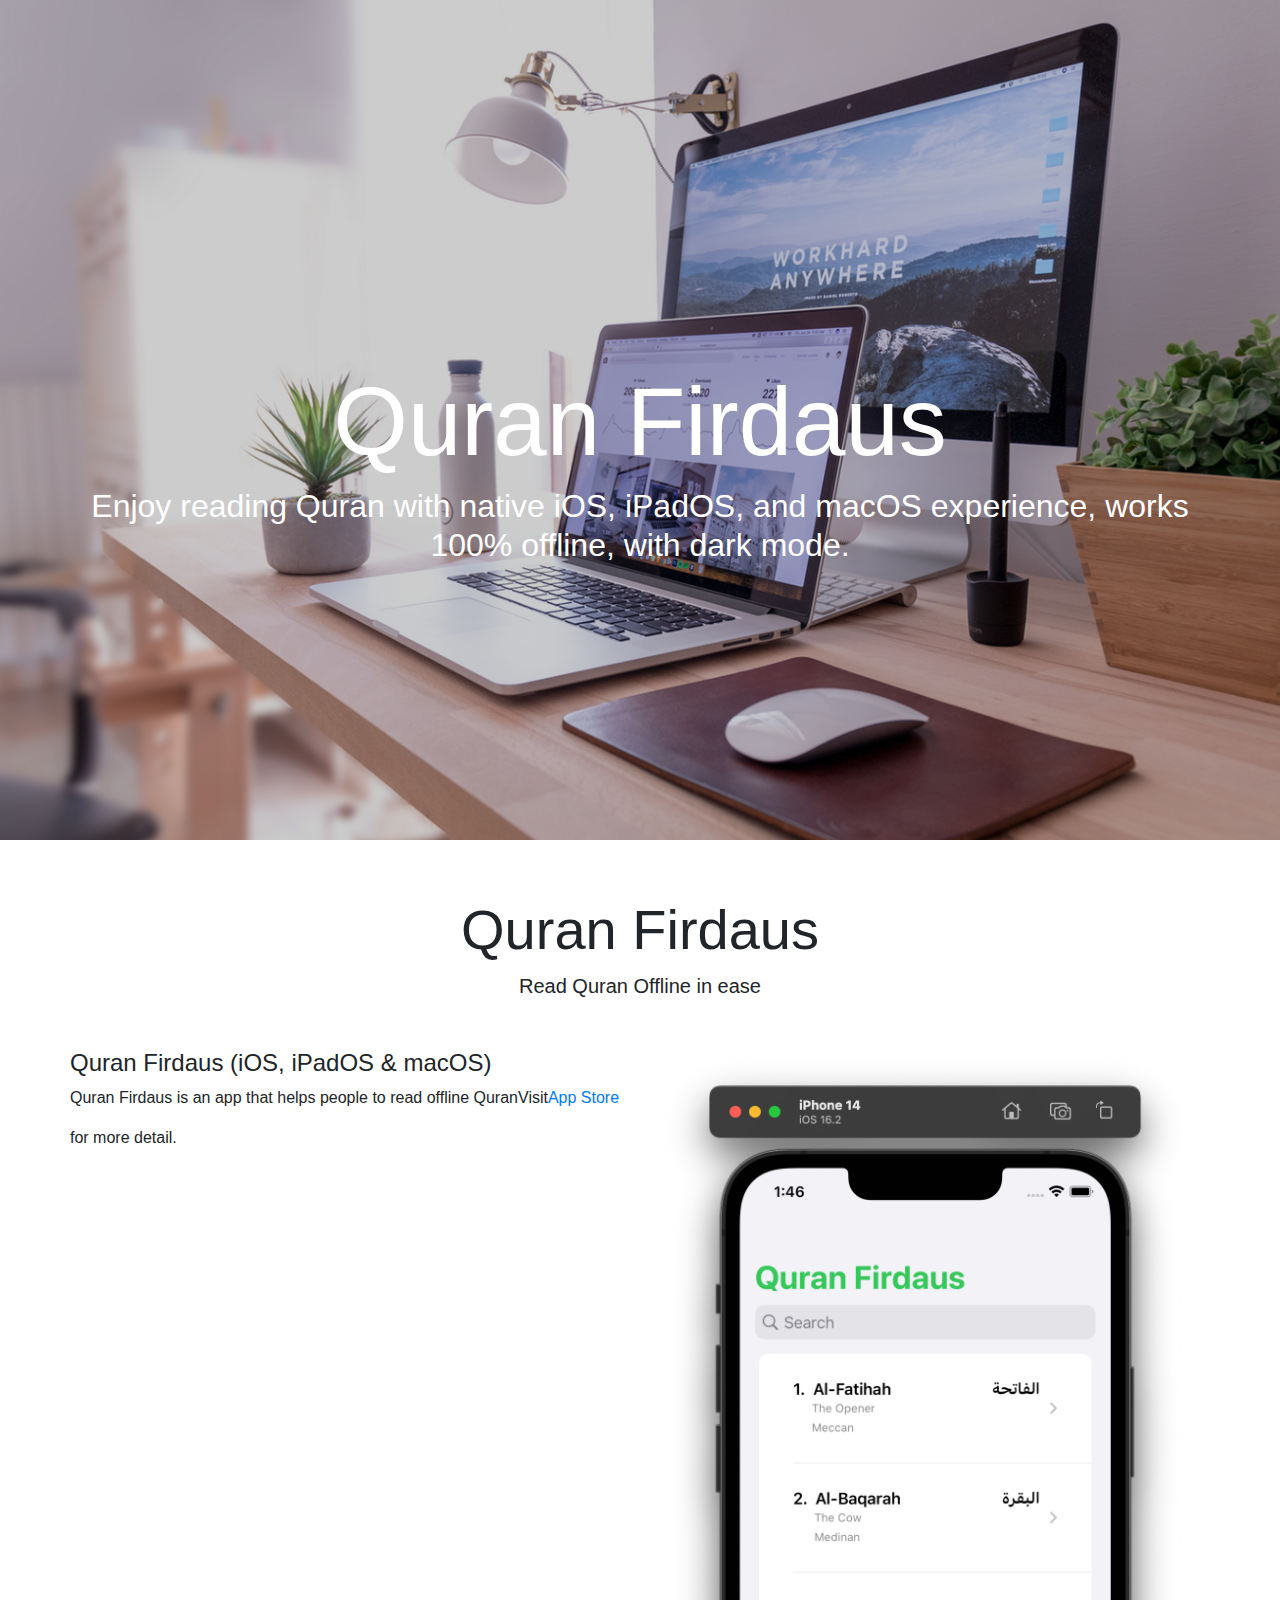
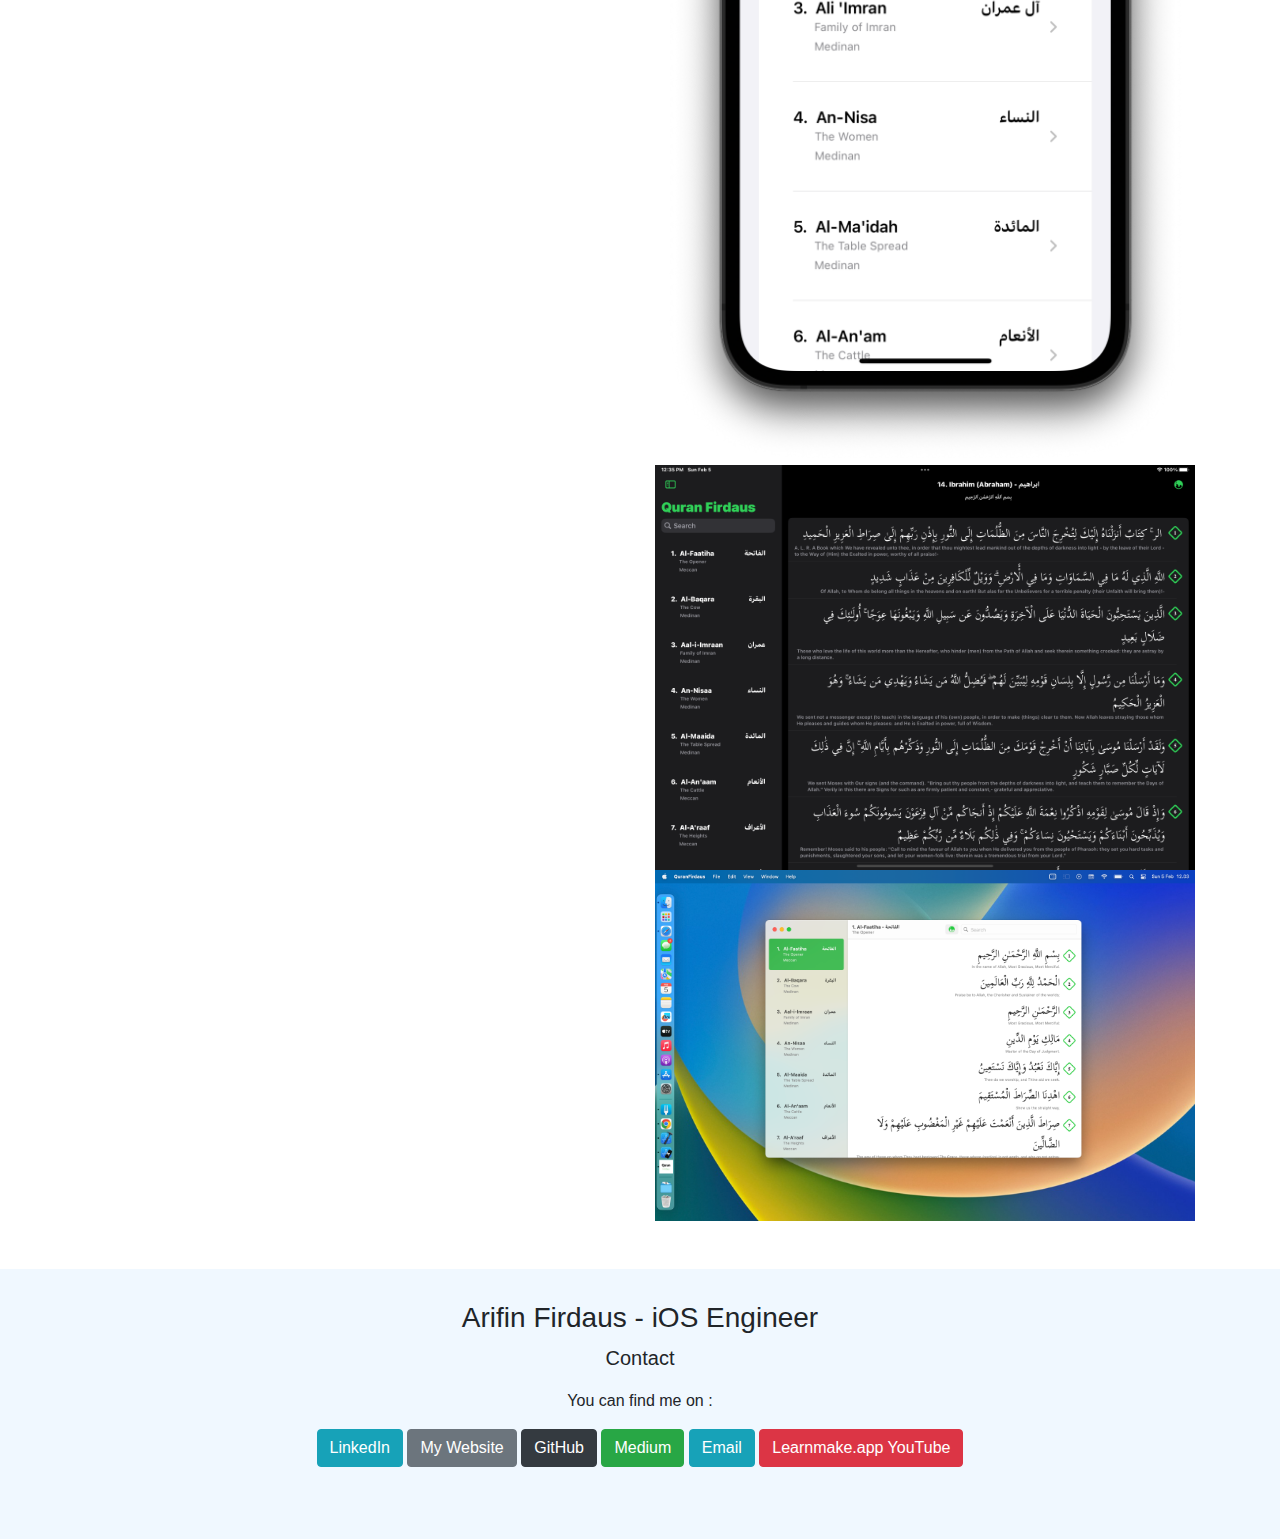
<file: quranfirdaus.html>
<!doctype html>
<html lang="en">

<head>
    <!-- Required meta tags -->
    <meta charset="utf-8">
    <meta name="viewport" content="width=device-width, initial-scale=1, shrink-to-fit=no">

    <!-- Bootstrap CSS -->
    <!-- <link rel="stylesheet" href="https://stackpath.bootstrapcdn.com/bootstrap/4.1.3/css/bootstrap.min.css" integrity="sha384-MCw98/SFnGE8fJT3GXwEOngsV7Zt27NXFoaoApmYm81iuXoPkFOJwJ8ERdknLPMO"
        crossorigin="anonymous"> -->


    <link rel="stylesheet" href="bootstrap.css" type="text/css">

    <link rel="stylesheet" href="style.css" type='text/css'>

    <title>Arifin Firdaus - Software Engineer - iOS</title>
</head>

<body>
    <div class="jumbotron jumbotron-fluid">
        <div class="container text-center">
            <h1 class="display-1">Quran Firdaus</h1>
            <p class="h2">Enjoy reading Quran with native iOS, iPadOS, and macOS experience, works 100% offline, with dark mode.</p>
        </div>
    </div>

    <section id="section_portfolio">
        <div class="container text-center mb-5">
            <h1 class="display-4">Quran Firdaus</h1>
            <p class="lead text-center">Read Quran Offline in ease</p>
        </div>

        <div class="container text-left">
            <div class="row mb-4 text-justify">
                <div class="col-md">
                    <div class="row">
                        <h4>Quran Firdaus (iOS, iPadOS & macOS)</h4>
                    </div>
                    <div class="row">
                        <p>Quran Firdaus is an app that helps people to read offline Quran</p>
                         Visit <a href="https://apps.apple.com/id/app/quran-firdaus/id1669556184"> App Store </a> for
                        more detail.
                    </div>
                </div>
                <div class="col-md-6">
                    <div class="row">
                        <div class="col-md">
                            <img src="img/img_quran-firdaus_ios.png" alt="" class="img-fluid">
                        </div>
                    </div>
                    <div class="row">
                        <div class="col-md">
                            <img src="img/img_quran-firdaus_ipados.png" alt="" class="img-fluid">
                        </div>
                    </div>
                    <div class="row">
                        <div class="col-md">
                            <img src="img/img_quran-firdaus_macos.png" alt="" class="img-fluid">
                        </div>
                    </div>
                </div>
            </div>

        </div>
    </section>

    <section id="section_footer">
        <div class="container text-center mb-5 mt-2">
            <h3>Arifin Firdaus - iOS Engineer</h3>
            <p class="lead">Contact</p>
            <p>You can find me on :</p>
            <a href="https://www.linkedin.com/in/arifinfrds" class="btn btn-info">LinkedIn</a>
            <a href="https://arifinfrds.com" class="btn btn-secondary">My Website</a>
            <a href="https://github.com/arifinfrds" class="btn btn-dark">GitHub</a>
            <a href="https://medium.com/@arifinfrds" class="btn btn-success">Medium</a>
            <a href="mailto: arifinfrds.engineer@gmail.com" class="btn btn-info">Email</a>
            <a href="https://www.youtube.com/channel/UC7CAmna4bcOtl1tCfsVHjCQ" class="btn btn-danger">Learnmake.app
                YouTube</a>
        </div>
    </section>


    <!-- Optional JavaScript -->
    <!-- jQuery first, then Popper.js, then Bootstrap JS -->
    <script src="https://code.jquery.com/jquery-3.3.1.slim.min.js"
        integrity="sha384-q8i/X+965DzO0rT7abK41JStQIAqVgRVzpbzo5smXKp4YfRvH+8abtTE1Pi6jizo"
        crossorigin="anonymous"></script>
    <script src="https://cdnjs.cloudflare.com/ajax/libs/popper.js/1.14.3/umd/popper.min.js"
        integrity="sha384-ZMP7rVo3mIykV+2+9J3UJ46jBk0WLaUAdn689aCwoqbBJiSnjAK/l8WvCWPIPm49"
        crossorigin="anonymous"></script>
    <script src="https://stackpath.bootstrapcdn.com/bootstrap/4.1.3/js/bootstrap.min.js"
        integrity="sha384-ChfqqxuZUCnJSK3+MXmPNIyE6ZbWh2IMqE241rYiqJxyMiZ6OW/JmZQ5stwEULTy"
        crossorigin="anonymous"></script>
</body>

</html>
</file>
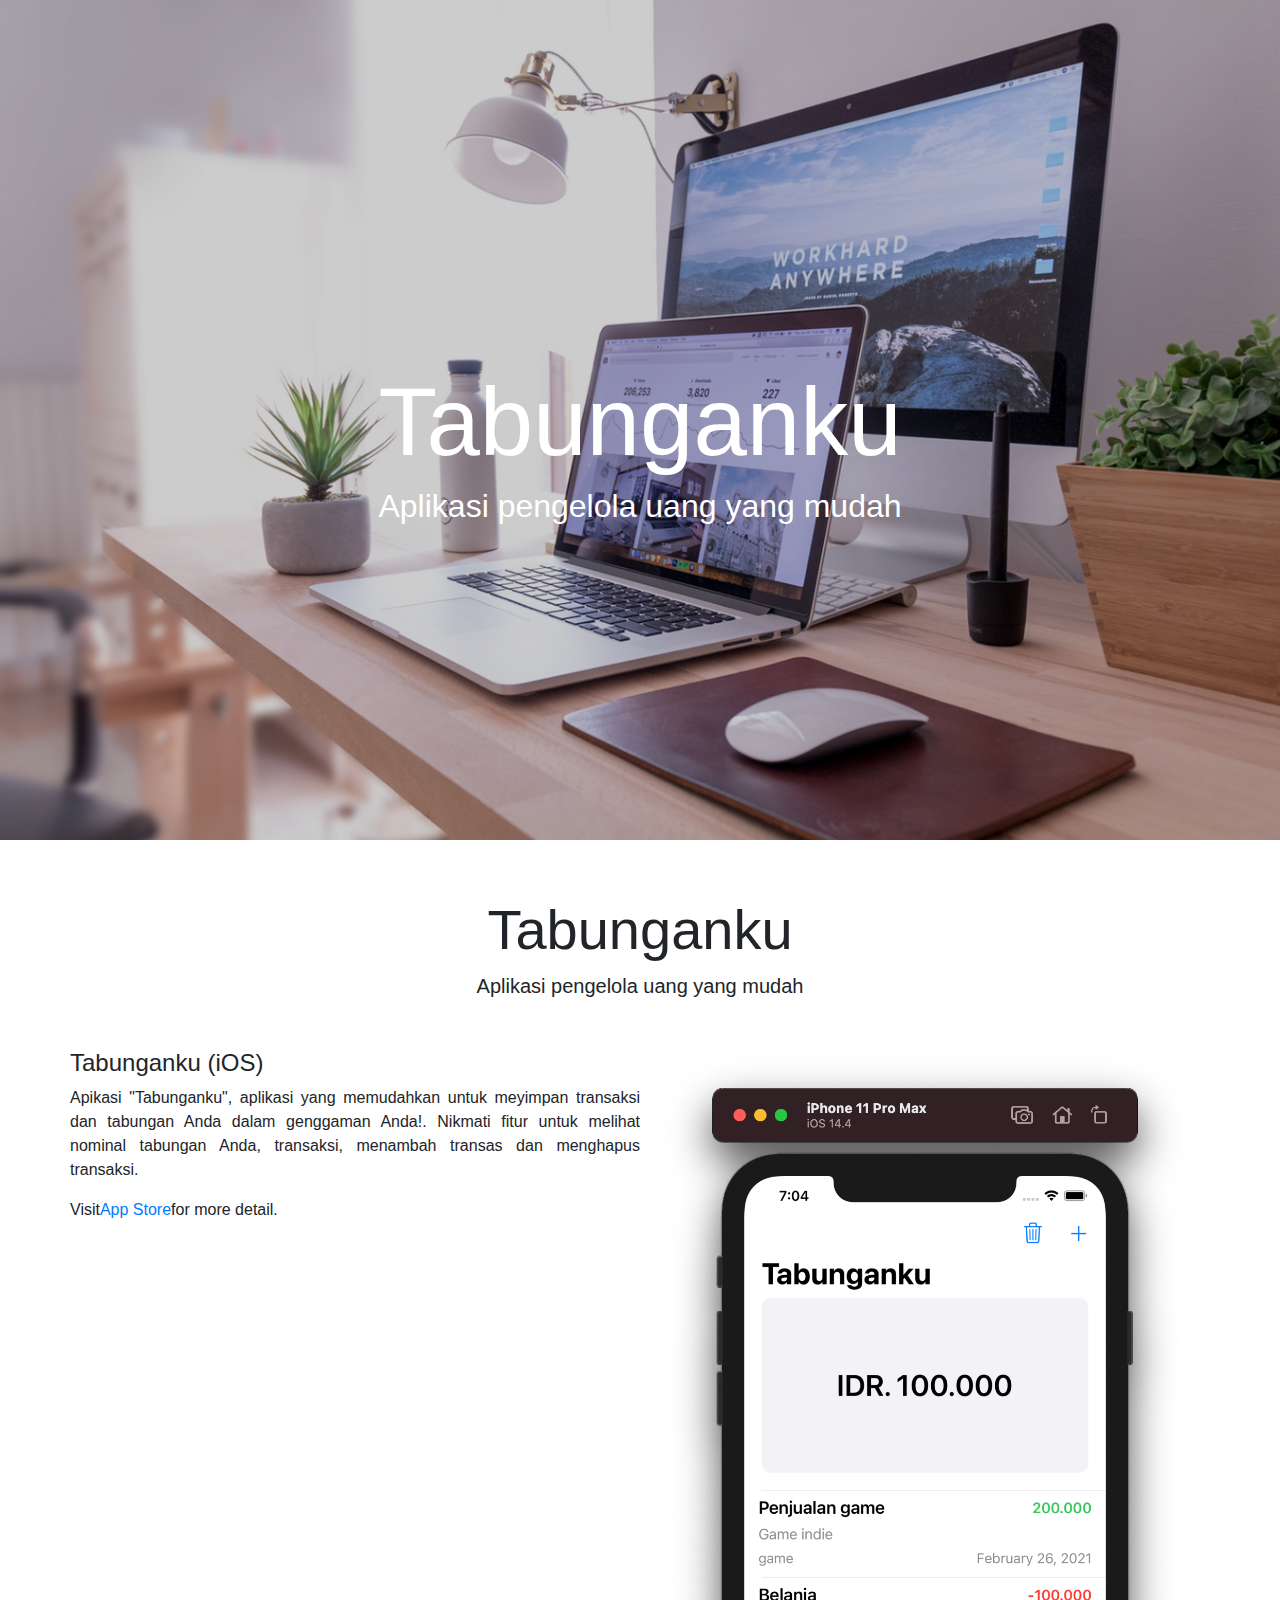
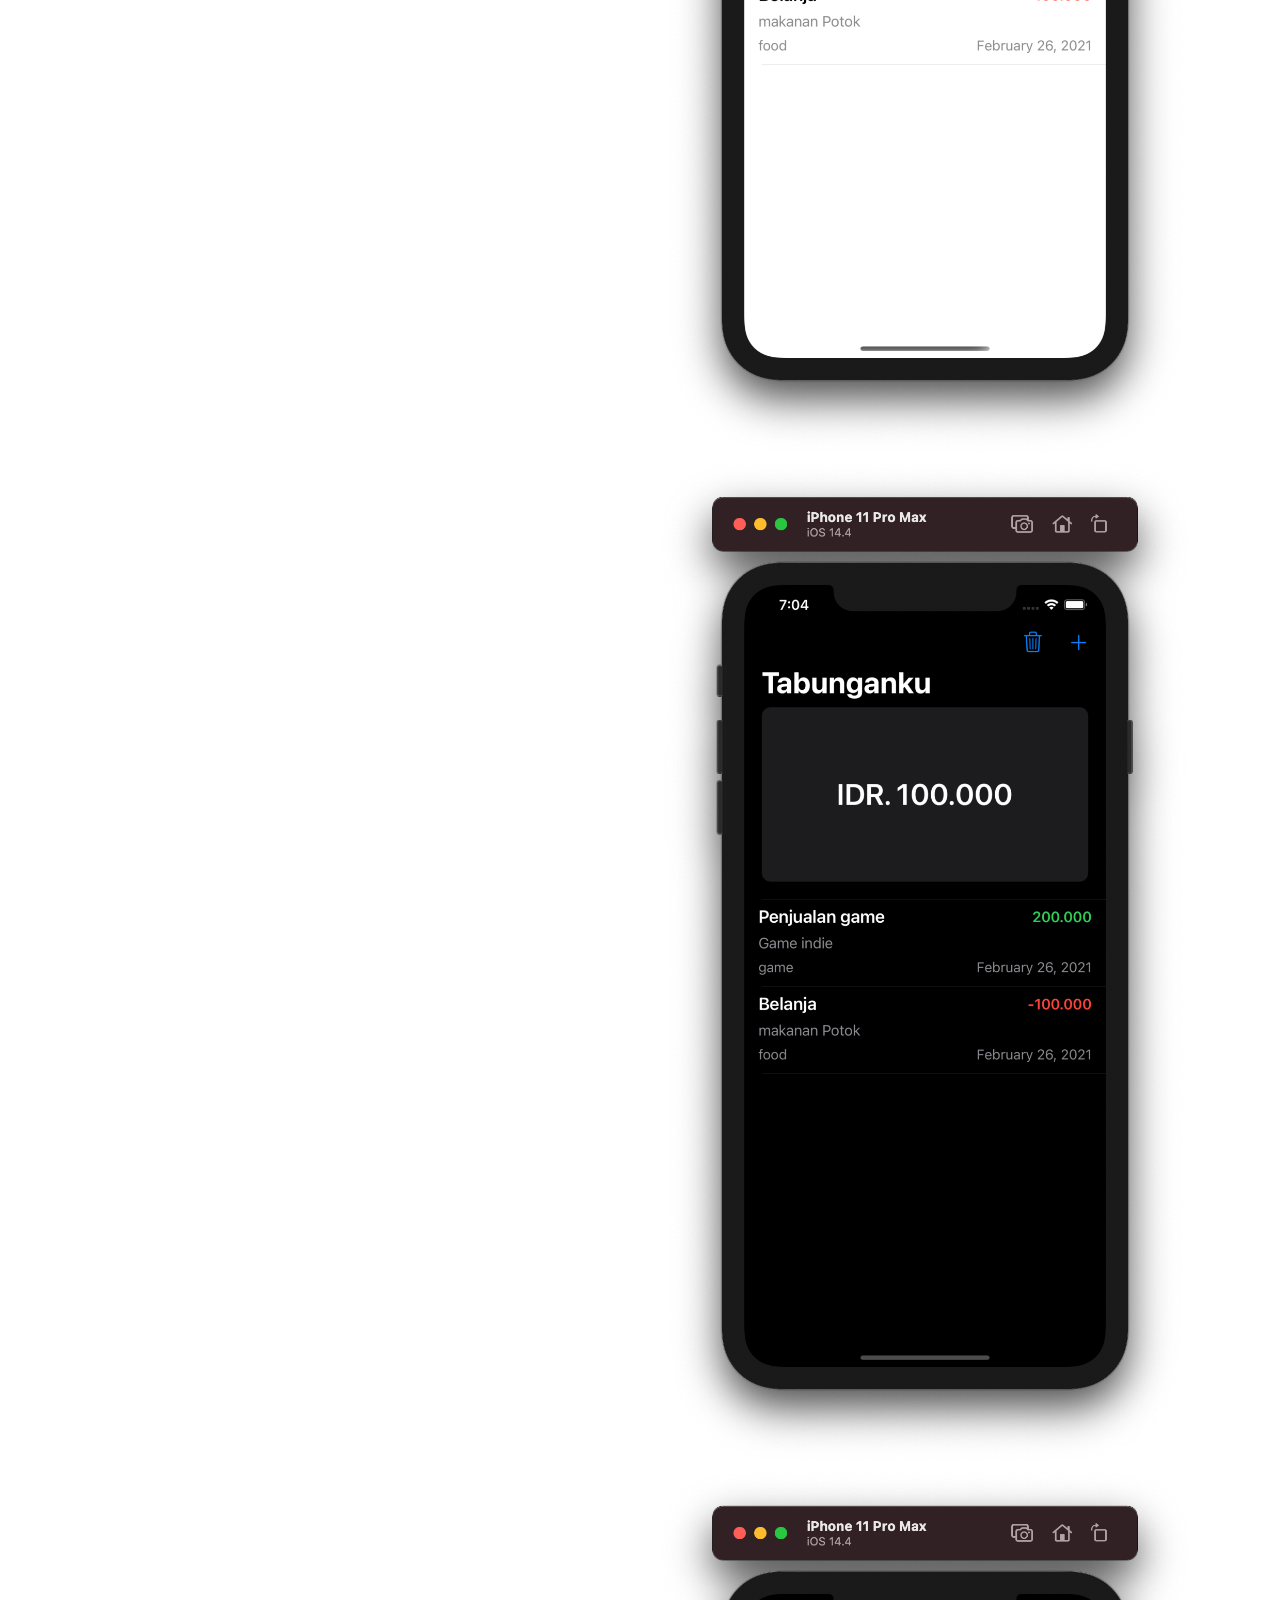
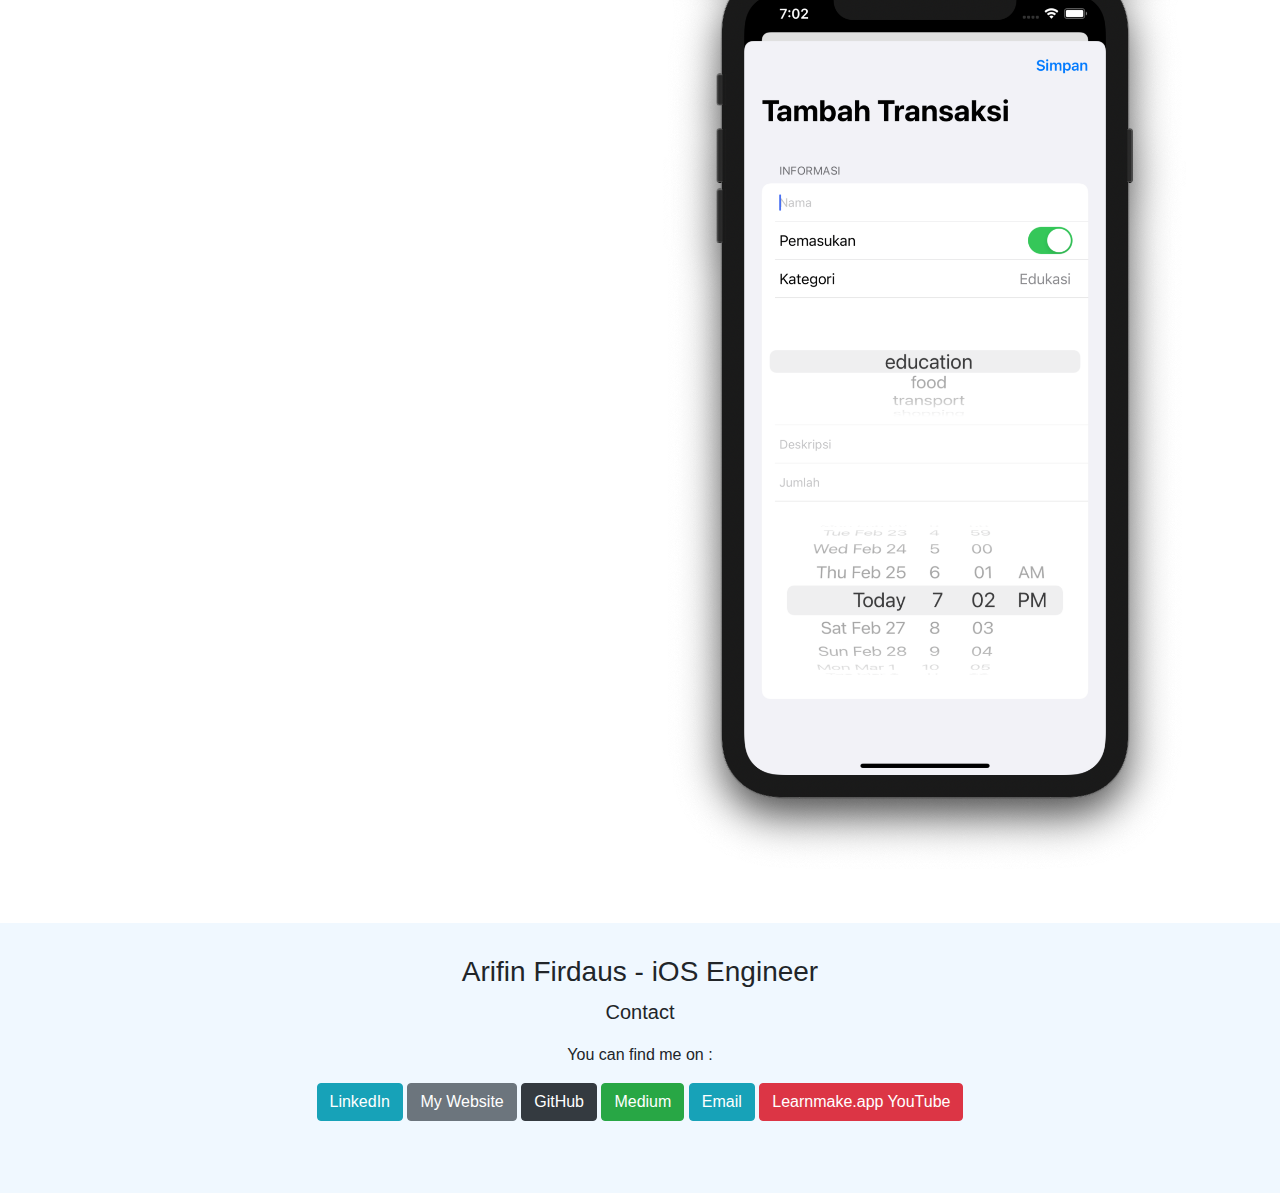
<file: tabunganku.html>
<!doctype html>
<html lang="en">

<head>
    <!-- Required meta tags -->
    <meta charset="utf-8">
    <meta name="viewport" content="width=device-width, initial-scale=1, shrink-to-fit=no">

    <!-- Bootstrap CSS -->
    <!-- <link rel="stylesheet" href="https://stackpath.bootstrapcdn.com/bootstrap/4.1.3/css/bootstrap.min.css" integrity="sha384-MCw98/SFnGE8fJT3GXwEOngsV7Zt27NXFoaoApmYm81iuXoPkFOJwJ8ERdknLPMO"
        crossorigin="anonymous"> -->


    <link rel="stylesheet" href="bootstrap.css" type="text/css">

    <link rel="stylesheet" href="style.css" type='text/css'>

    <title>Arifin Firdaus - Software Engineer - iOS</title>
</head>

<body>
    <div class="jumbotron jumbotron-fluid">
        <div class="container text-center">
            <h1 class="display-1">Tabunganku</h1>
            <p class="h2">Aplikasi pengelola uang yang mudah</p>
        </div>
    </div>

    <section id="section_portfolio">
        <div class="container text-center mb-5">
            <h1 class="display-4">Tabunganku</h1>
            <p class="lead text-center">Aplikasi pengelola uang yang mudah</p>
        </div>

        <div class="container text-left">
            <div class="row mb-4 text-justify">
                <div class="col-md">
                    <div class="row">
                        <h4>Tabunganku (iOS)</h4>
                    </div>
                    <div class="row">
                        <p>Apikasi "Tabunganku", aplikasi yang memudahkan untuk meyimpan transaksi dan tabungan Anda
                            dalam genggaman Anda!. Nikmati fitur untuk melihat nominal tabungan Anda, transaksi,
                            menambah transas dan menghapus transaksi.</p>
                        Visit <a href="https://apps.apple.com/id/app/tabunganku/id1555678545"> App Store </a> for
                        more detail.
                    </div>
                </div>
                <div class="col-md-6">
                    <div class="row">
                        <div class="col-md">
                            <img src="img/img_tabunganku_light.png" alt="" class="img-fluid">
                        </div>
                    </div>
                    <div class="row">
                        <div class="col-md">
                            <img src="img/img_tabunganku_dark.png" alt="" class="img-fluid">
                        </div>
                    </div>
                    <div class="row">
                        <div class="col-md">
                            <img src="img/img_tabunganku_light_tambah_transaksi.png" alt="" class="img-fluid">
                        </div>
                    </div>
                </div>
            </div>

        </div>
    </section>

    <section id="section_footer">
        <div class="container text-center mb-5 mt-2">
            <h3>Arifin Firdaus - iOS Engineer</h3>
            <p class="lead">Contact</p>
            <p>You can find me on :</p>
            <a href="https://www.linkedin.com/in/arifinfrds" class="btn btn-info">LinkedIn</a>
            <a href="https://arifinfrds.com" class="btn btn-secondary">My Website</a>
            <a href="https://github.com/arifinfrds" class="btn btn-dark">GitHub</a>
            <a href="https://medium.com/@arifinfrds" class="btn btn-success">Medium</a>
            <a href="mailto: arifinfrds.engineer@gmail.com" class="btn btn-info">Email</a>
            <a href="https://www.youtube.com/channel/UC7CAmna4bcOtl1tCfsVHjCQ" class="btn btn-danger">Learnmake.app
                YouTube</a>
        </div>
    </section>


    <!-- Optional JavaScript -->
    <!-- jQuery first, then Popper.js, then Bootstrap JS -->
    <script src="https://code.jquery.com/jquery-3.3.1.slim.min.js"
        integrity="sha384-q8i/X+965DzO0rT7abK41JStQIAqVgRVzpbzo5smXKp4YfRvH+8abtTE1Pi6jizo"
        crossorigin="anonymous"></script>
    <script src="https://cdnjs.cloudflare.com/ajax/libs/popper.js/1.14.3/umd/popper.min.js"
        integrity="sha384-ZMP7rVo3mIykV+2+9J3UJ46jBk0WLaUAdn689aCwoqbBJiSnjAK/l8WvCWPIPm49"
        crossorigin="anonymous"></script>
    <script src="https://stackpath.bootstrapcdn.com/bootstrap/4.1.3/js/bootstrap.min.js"
        integrity="sha384-ChfqqxuZUCnJSK3+MXmPNIyE6ZbWh2IMqE241rYiqJxyMiZ6OW/JmZQ5stwEULTy"
        crossorigin="anonymous"></script>
</body>

</html>
</file>
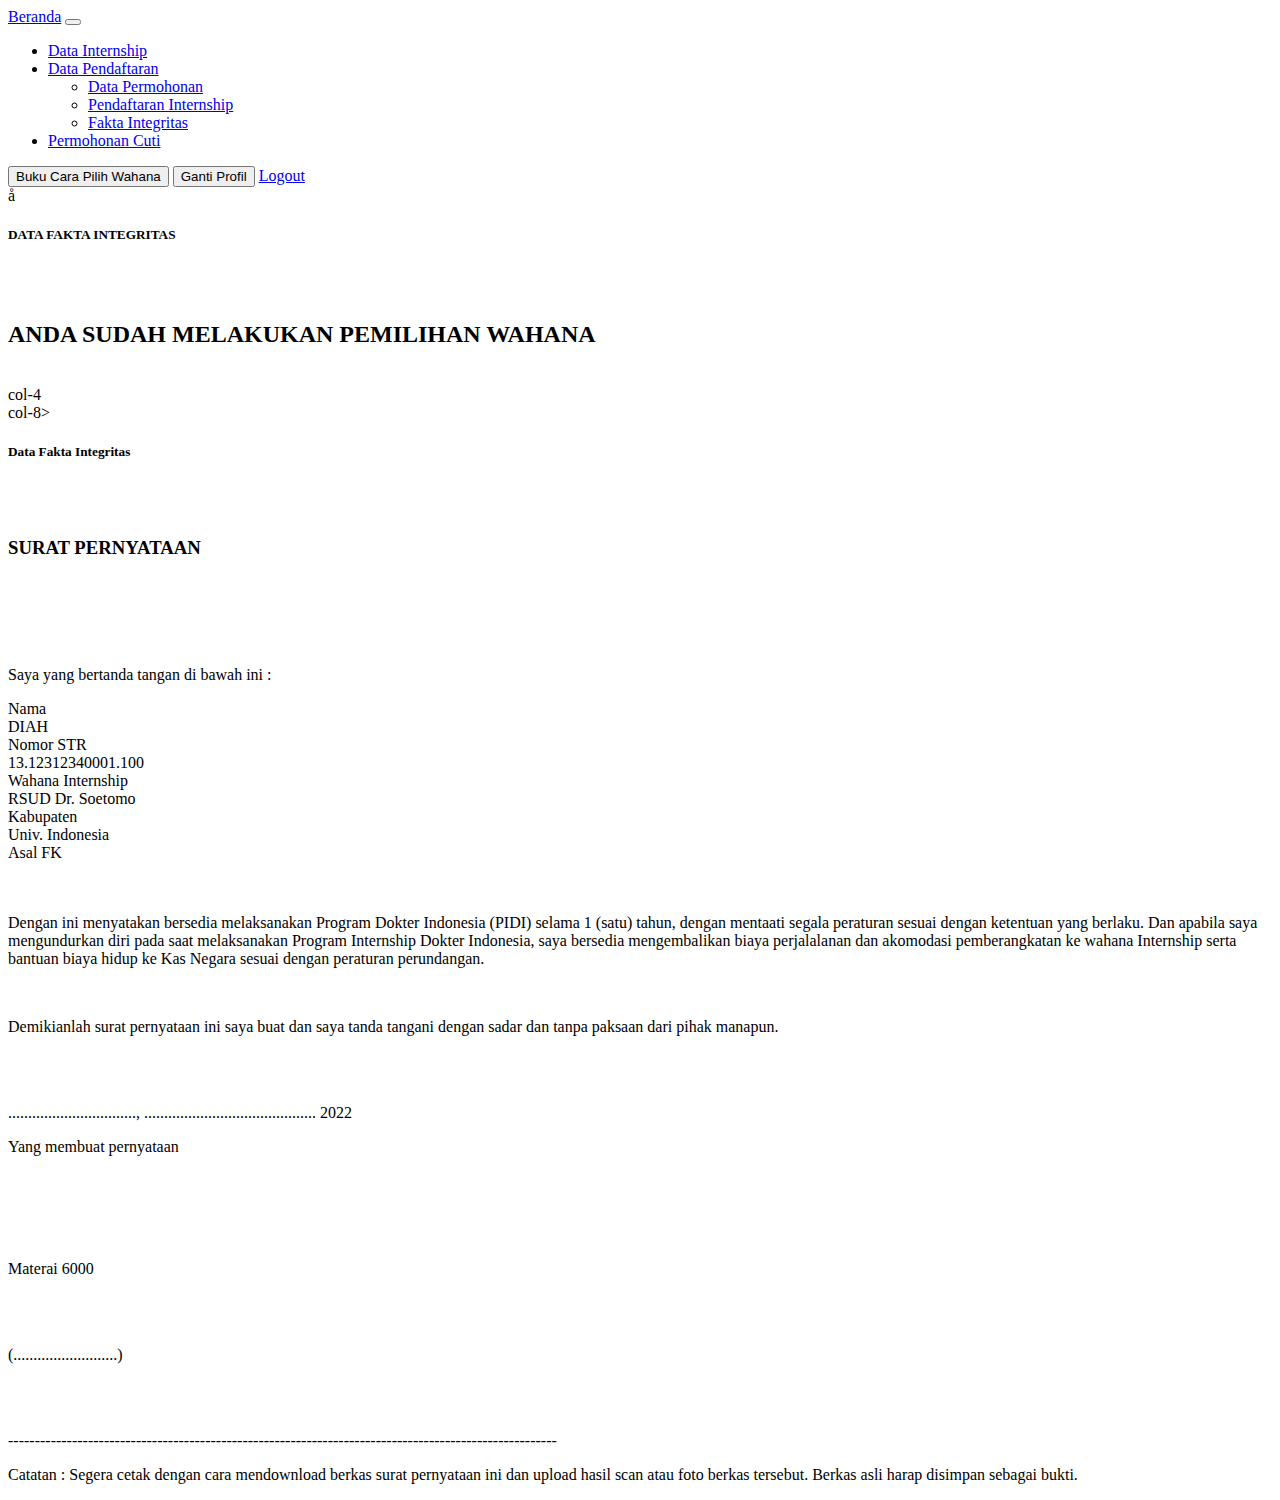
<file: simulasi/internship.kemkes.go.id/fakta_integritas.html>
<!doctype html>
<html lang="en">

<head>
    <!-- Required meta tags -->
    <meta charset="utf-8">
    <meta name="viewport" content="width=device-width, initial-scale=1">

    <!-- Bootstrap CSS -->
    <link href="https://cdn.jsdelivr.net/npm/bootstrap@5.1.3/dist/css/bootstrap.min.css" rel="stylesheet"
        integrity="sha384-1BmE4kWBq78iYhFldvKuhfTAU6auU8tT94WrHftjDbrCEXSU1oBoqyl2QvZ6jIW3" crossorigin="anonymous">

    <title>Simulasi</title>
</head>

<body>
    <!-- Optional JavaScript; choose one of the two! -->

    <!-- Option 1: Bootstrap Bundle with Popper -->
    <script src="https://cdn.jsdelivr.net/npm/bootstrap@5.1.3/dist/js/bootstrap.bundle.min.js"
        integrity="sha384-ka7Sk0Gln4gmtz2MlQnikT1wXgYsOg+OMhuP+IlRH9sENBO0LRn5q+8nbTov4+1p"
        crossorigin="anonymous"></script>

    <!-- Option 2: Separate Popper and Bootstrap JS -->
    <!--
    <script src="https://cdn.jsdelivr.net/npm/@popperjs/core@2.10.2/dist/umd/popper.min.js" integrity="sha384-7+zCNj/IqJ95wo16oMtfsKbZ9ccEh31eOz1HGyDuCQ6wgnyJNSYdrPa03rtR1zdB" crossorigin="anonymous"></script>
    <script src="https://cdn.jsdelivr.net/npm/bootstrap@5.1.3/dist/js/bootstrap.min.js" integrity="sha384-QJHtvGhmr9XOIpI6YVutG+2QOK9T+ZnN4kzFN1RtK3zEFEIsxhlmWl5/YESvpZ13" crossorigin="anonymous"></script>
    -->

    <nav class="navbar navbar-expand-lg navbar-light bg-light">
        <div class="container-fluid">
            <a class="navbar-brand" href="#">Beranda</a>
            <button class="navbar-toggler" type="button" data-bs-toggle="collapse"
                data-bs-target="#navbarSupportedContent" aria-controls="navbarSupportedContent" aria-expanded="false"
                aria-label="Toggle navigation">
                <span class="navbar-toggler-icon"></span>
            </button>
            <div class="collapse navbar-collapse" id="navbarSupportedContent">
                <ul class="navbar-nav me-auto mb-2 mb-lg-0">
                    <li class="nav-item">
                        <a class="nav-link active" aria-current="page" href="#">Data Internship</a>
                    </li>
                    <li class="nav-item dropdown">
                        <a class="nav-link dropdown-toggle" href="#" id="navbarDropdown" role="button"
                            data-bs-toggle="dropdown" aria-expanded="false">
                            Data Pendaftaran
                        </a>
                        <ul class="dropdown-menu" aria-labelledby="navbarDropdown">
                            <li><a class="dropdown-item" href="#">Data Permohonan</a></li>
                            <li><a class="dropdown-item" href="#">Pendaftaran Internship</a></li>
                            <li><a class="dropdown-item" href="#">Fakta Integritas</a></li>
                        </ul>
                    </li>
                    <li class="nav-item">
                        <a class="nav-link active" aria-current="page" href="#">Permohonan Cuti</a>
                    </li>
                </ul>
                <div>
                    <button class="btn btn-outline-warning" type="submit">Buku Cara Pilih Wahana</button>
                    <button class="btn btn-outline-primary" type="submit">Ganti Profil</button>
                    <a class="btn btn-outline-primary" href="login.html" role="button">Logout</a>
                </div>

            </div>
        </div>
    </nav>

    <div class="container">å
        <br>
        <h5>DATA FAKTA INTEGRITAS</h5>
        <br>

        <br>
        <h2>ANDA SUDAH MELAKUKAN PEMILIHAN WAHANA</h2>
        <br>
    </div>

    <div class="container">
        <div class="row">
            <div class="col-4">col-4</div>
            <div class="col-8">col-8>
                <div class="row">
                    <h5>Data Fakta Integritas</h5>
                </div>

                <br>

                <div class="row">
                    <br>
                    <h3>SURAT PERNYATAAN</h3>
                    <br>

                    <br>
                    <br>
                    <br>

                    <p>Saya yang bertanda tangan di bawah ini : </p>

                    <div class="row">
                        <div class="col-4">Nama</div>
                        <div class="col-8">DIAH</div>
                    </div>

                    <div class="row">
                        <div class="col-4">Nomor STR</div>
                        <div class="col-8">13.12312340001.100</div>
                    </div>

                    <div class="row">
                        <div class="col-4">Wahana Internship</div>
                        <div class="col-8">RSUD Dr. Soetomo</div>
                    </div>

                    <div class="row">
                        <div class="col-4">Kabupaten</div>
                        <div class="col-8">Univ. Indonesia</div>
                    </div>
                    
                    <div class="row">
                        <div class="col-4">Asal FK</div>
                        <div class="col-8"></div>
                    </div>

                    <br>
                    <br>
                    
                    <div class="row">
                        <p>Dengan ini menyatakan bersedia melaksanakan Program Dokter Indonesia (PIDI) selama 1 (satu) tahun, dengan mentaati segala peraturan sesuai dengan ketentuan yang berlaku. Dan apabila saya mengundurkan diri pada saat melaksanakan Program Internship Dokter Indonesia, saya bersedia mengembalikan biaya perjalalanan dan akomodasi pemberangkatan ke wahana Internship serta bantuan biaya hidup ke Kas Negara sesuai dengan peraturan perundangan.</p>

                        <br>

                        <p>Demikianlah surat pernyataan ini saya buat dan saya tanda tangani dengan sadar dan tanpa paksaan dari pihak manapun.</p>

                        <br>
                        <br>

                        <p>................................, ........................................... 2022</p>

                        <p>Yang membuat pernyataan</p>

                        <br>
                        <br>
                        <br>
                        <br>

                        <p>Materai 6000</p>

                        <br>
                        <br>

                        <p>(..........................)</p>

                        <br>
                        <br>

                        <p>-------------------------------------------------------------------------------------------------------</p>

                        <p>Catatan : Segera cetak dengan cara mendownload berkas surat pernyataan ini dan upload hasil scan atau foto berkas tersebut. Berkas asli harap disimpan sebagai bukti.</p>
                    </div>

                </div>
            </div>
        </div>
      </div>
      

</body>

</html>
</file>
<file: arifinfrds-web-portfolio/style.css>
.navbar {
    z-index: 2;
}

.jumbotron {
    background-image: url(img/jumbotron_background.png);
    background-size: cover;
    height: 840px;
    position: relative;
}

.jumbotron .container {
    margin-top: 300px;
    position: relative;
    z-index: 1;
    color: white;
}

.jumbotron::after {
    content: '';
    display: block;
    width: 100%;
    height: 100%;
    background-color: rgba(0, 0, 0, 0.2);
    position: absolute;
    bottom: 0px;
}

section {
    padding: 24px;
}

#section-overview {
    margin-top: -30px;
    background-color: aliceblue;
}

#section_footer {
    background-color: aliceblue;
}

#section_portfolio {
    background-color: white;
}
</file>
<file: my-apps/Nawawi-40/style.css>
.navbar {
    z-index: 2;
}

.jumbotron {
    background-image: url(img/jumbotron_background.png);
    background-size: cover;
    height: 840px;
    position: relative;
}

.jumbotron .container {
    margin-top: 300px;
    position: relative;
    z-index: 1;
    color: white;
}

.jumbotron::after {
    content: '';
    display: block;
    width: 100%;
    height: 100%;
    background-color: rgba(0, 0, 0, 0.2);
    position: absolute;
    bottom: 0px;
}

section {
    padding: 24px;
}

#section-overview {
    margin-top: -30px;
    background-color: aliceblue;
}

#section_footer {
    background-color: green;
}

#section_portfolio {
    background-color: white;
}
</file>
<file: my-apps/QuranFirdaus-landing-page/style.css>
.navbar {
    z-index: 2;
}

.jumbotron {
    background-image: url(img/jumbotron_background.png);
    background-size: cover;
    height: 840px;
    position: relative;
}

.jumbotron .container {
    margin-top: 300px;
    position: relative;
    z-index: 1;
    color: white;
}

.jumbotron::after {
    content: '';
    display: block;
    width: 100%;
    height: 100%;
    background-color: rgba(0, 0, 0, 0.2);
    position: absolute;
    bottom: 0px;
}

section {
    padding: 24px;
}

#section-overview {
    margin-top: -30px;
    background-color: aliceblue;
}

#section_footer {
    background-color: green;
}

#section_portfolio {
    background-color: white;
}
</file>
<file: style.css>
.navbar {
    z-index: 2;
}

.jumbotron {
    background-image: url(img/jumbotron_background.png);
    background-size: cover;
    height: 840px;
    position: relative;
}

.jumbotron .container {
    margin-top: 300px;
    position: relative;
    z-index: 1;
    color: white;
}

.jumbotron::after {
    content: '';
    display: block;
    width: 100%;
    height: 100%;
    background-color: rgba(0, 0, 0, 0.2);
    position: absolute;
    bottom: 0px;
}

section {
    padding: 24px;
}

#section-overview {
    margin-top: -30px;
    background-color: aliceblue;
}

#section_footer {
    background-color: aliceblue;
}

#section_portfolio {
    background-color: white;
}
</file>
